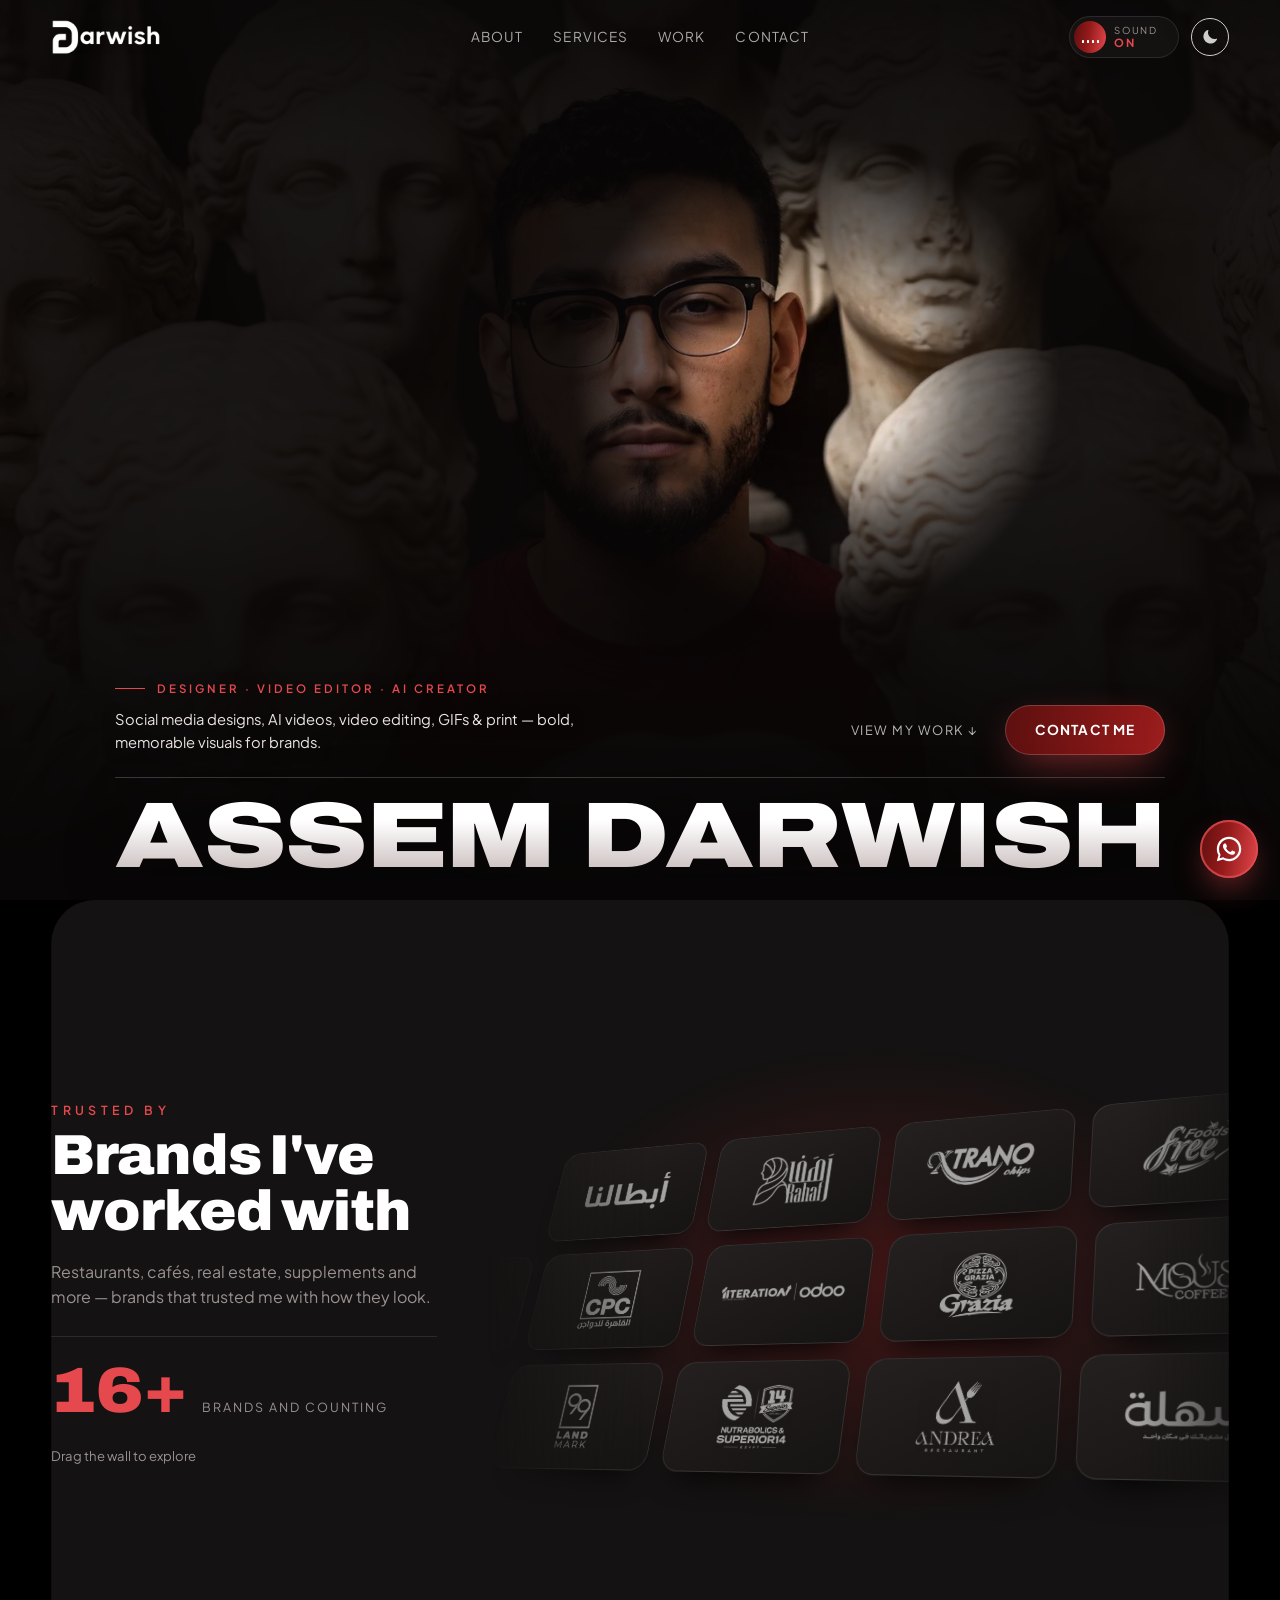
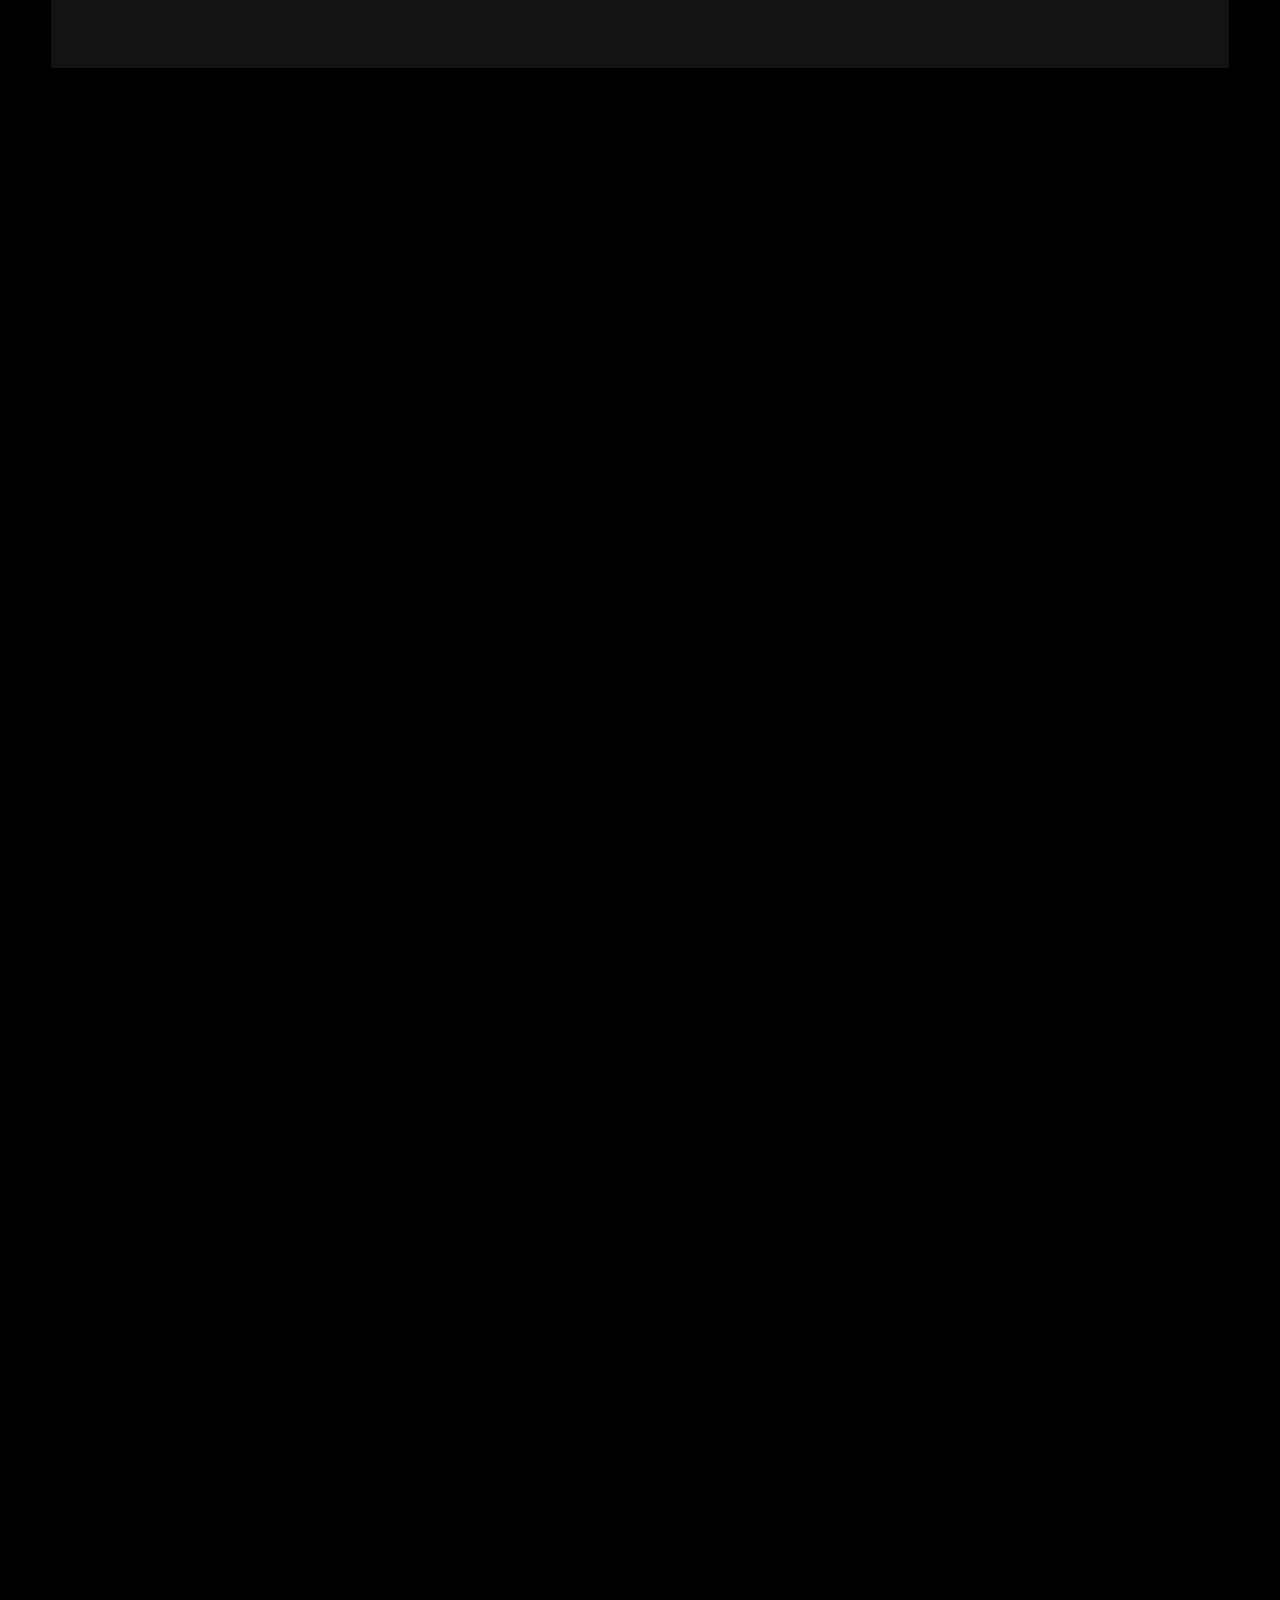
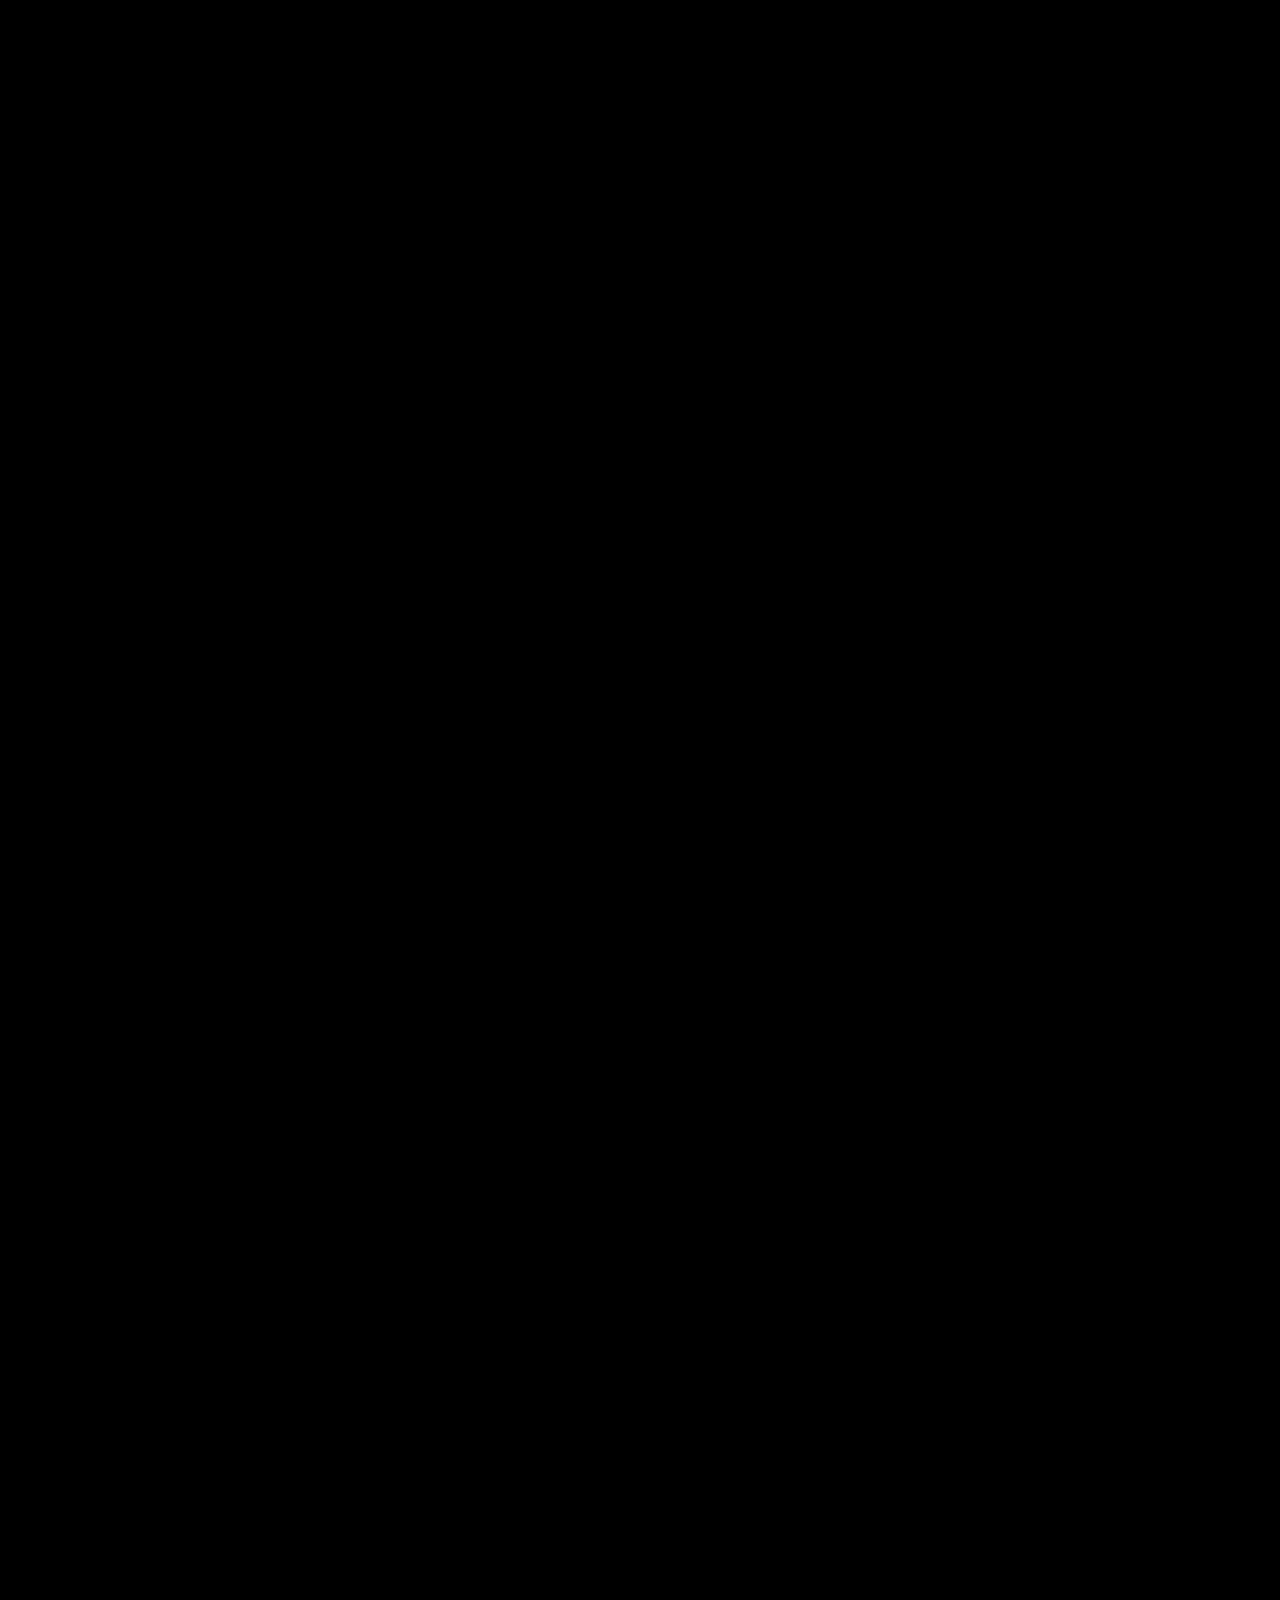
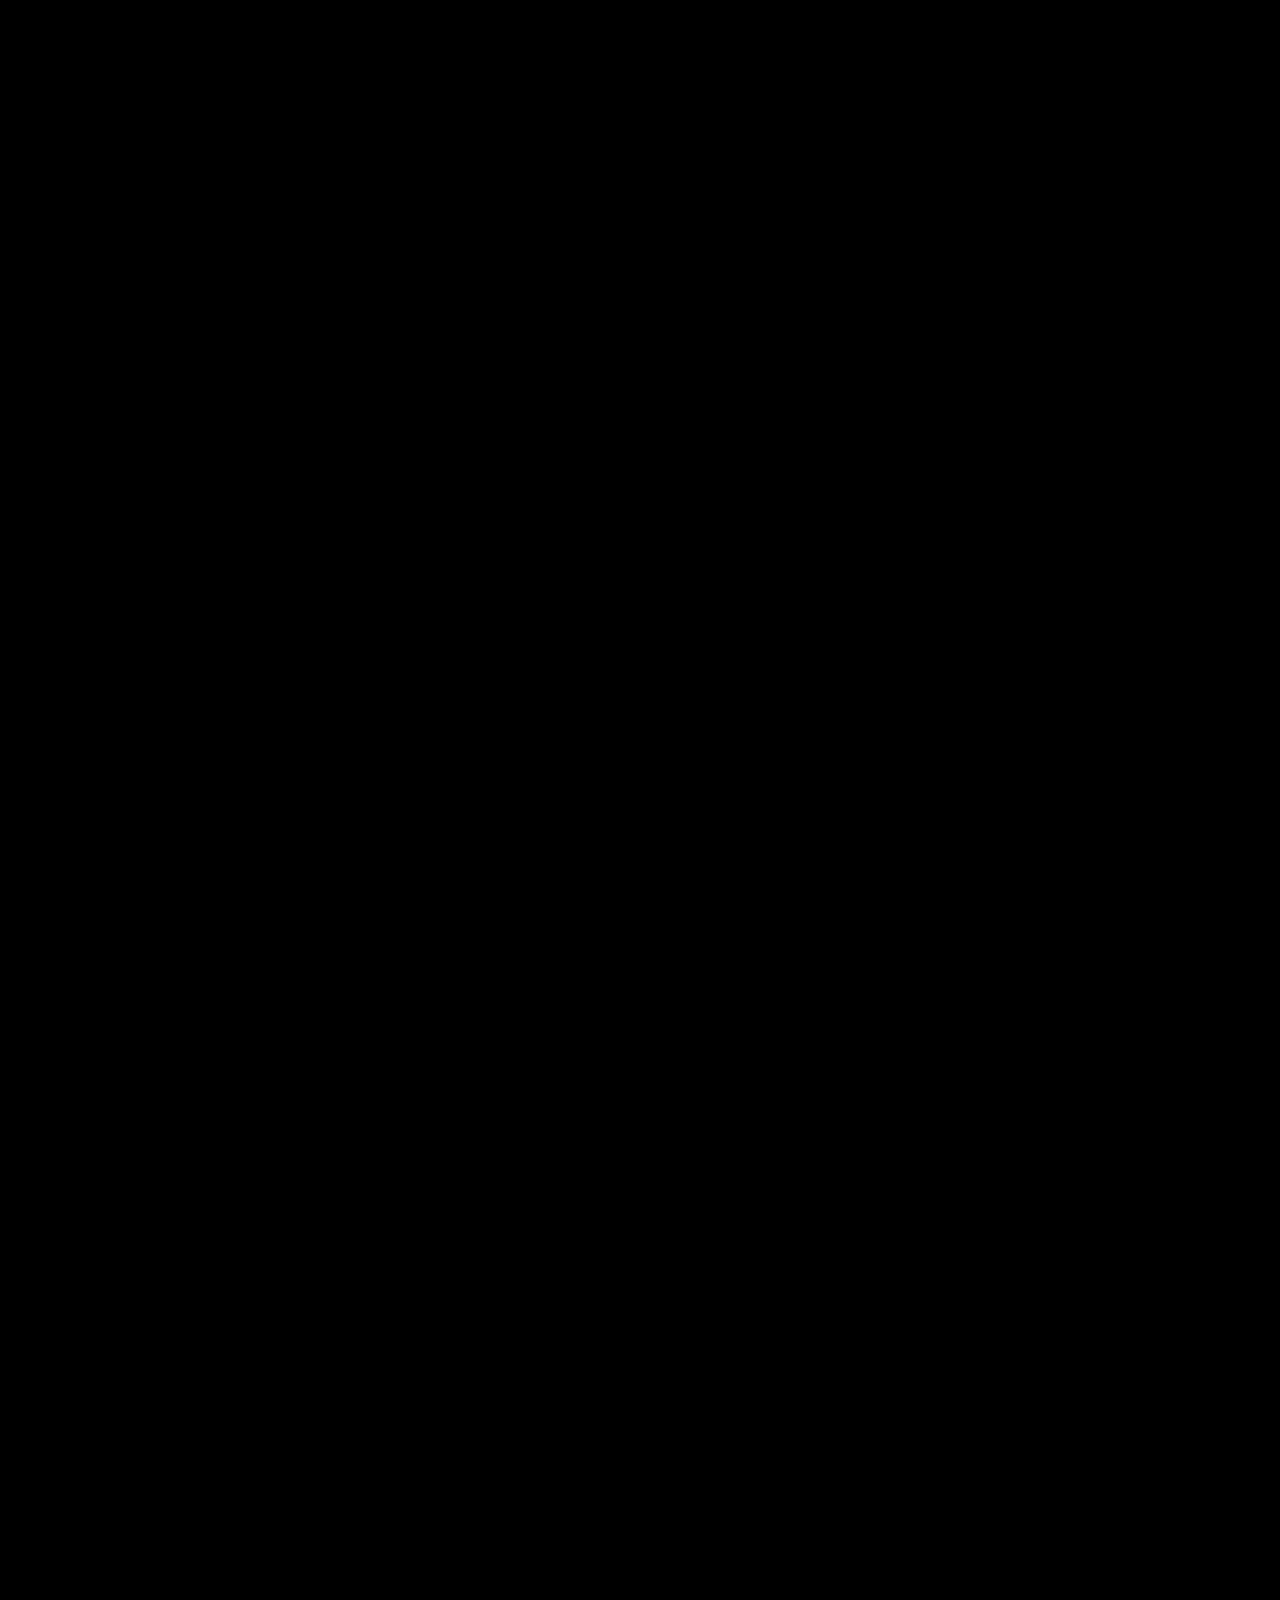
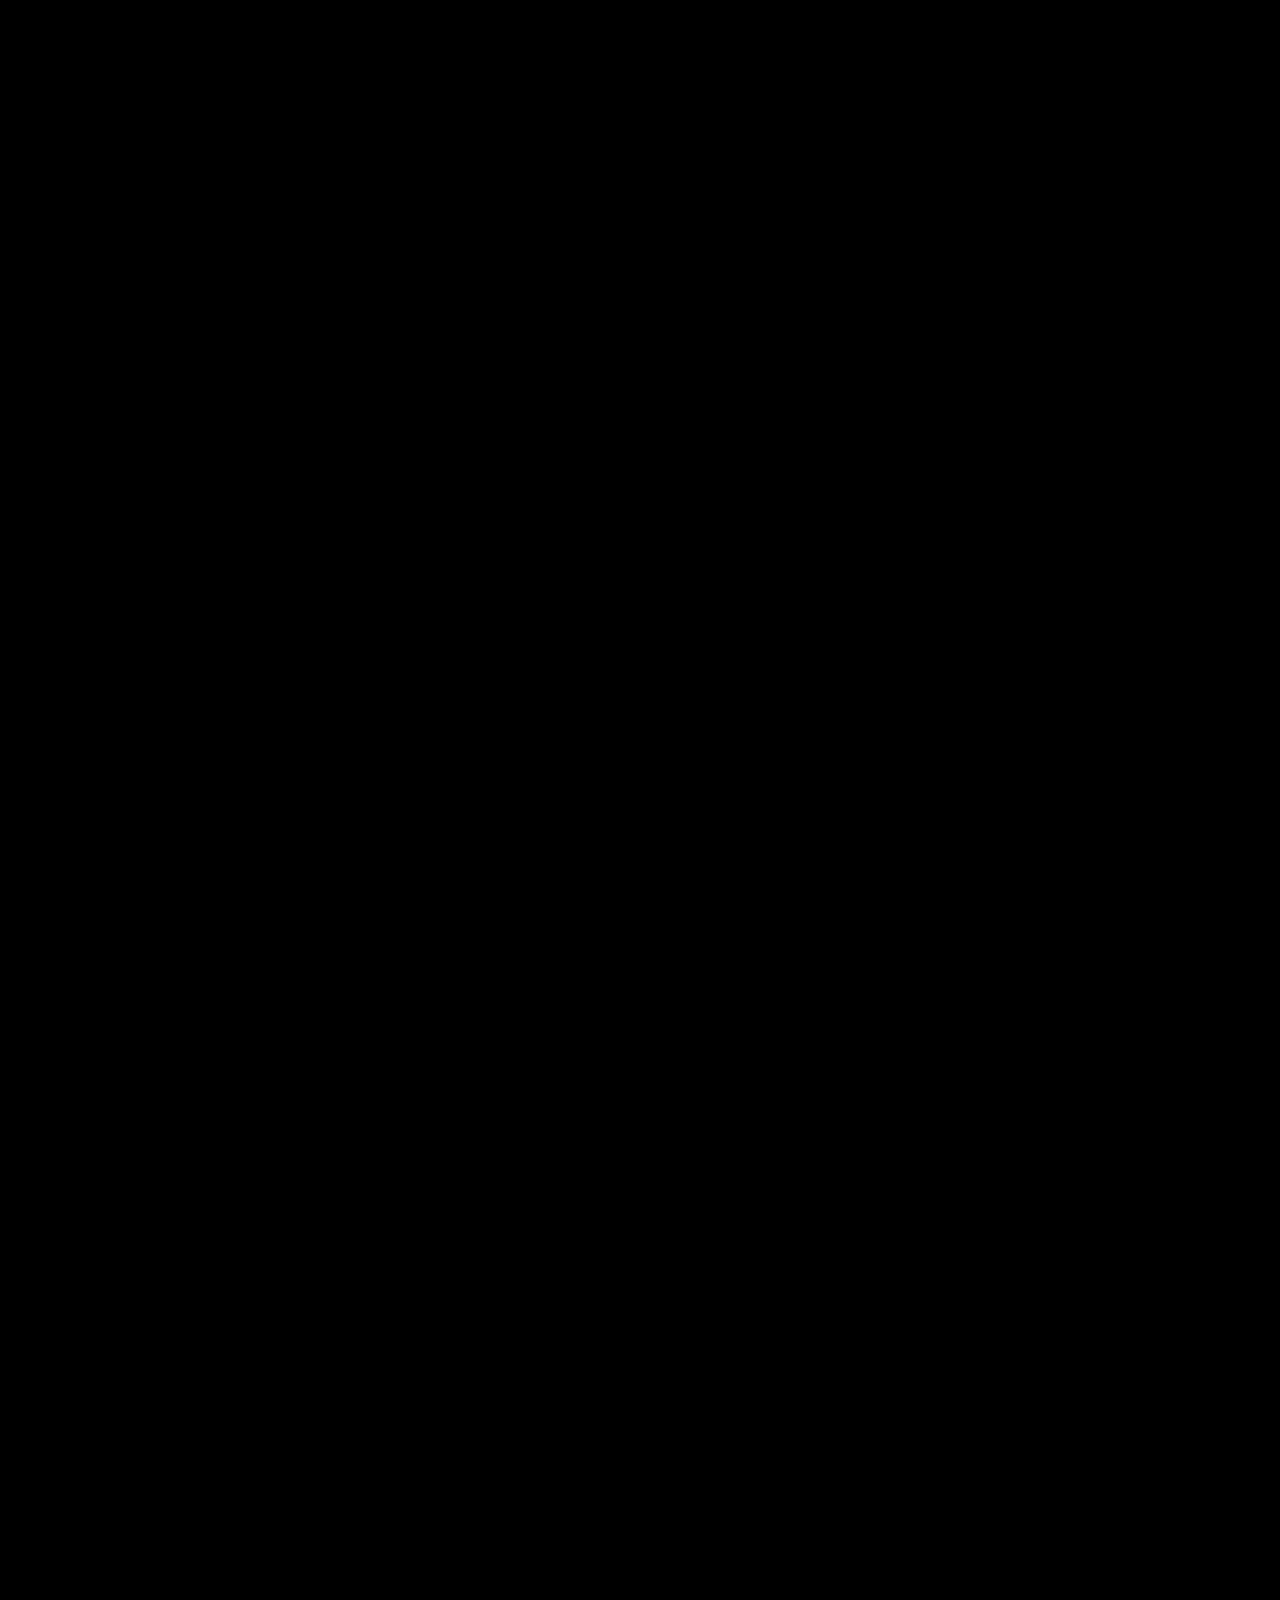
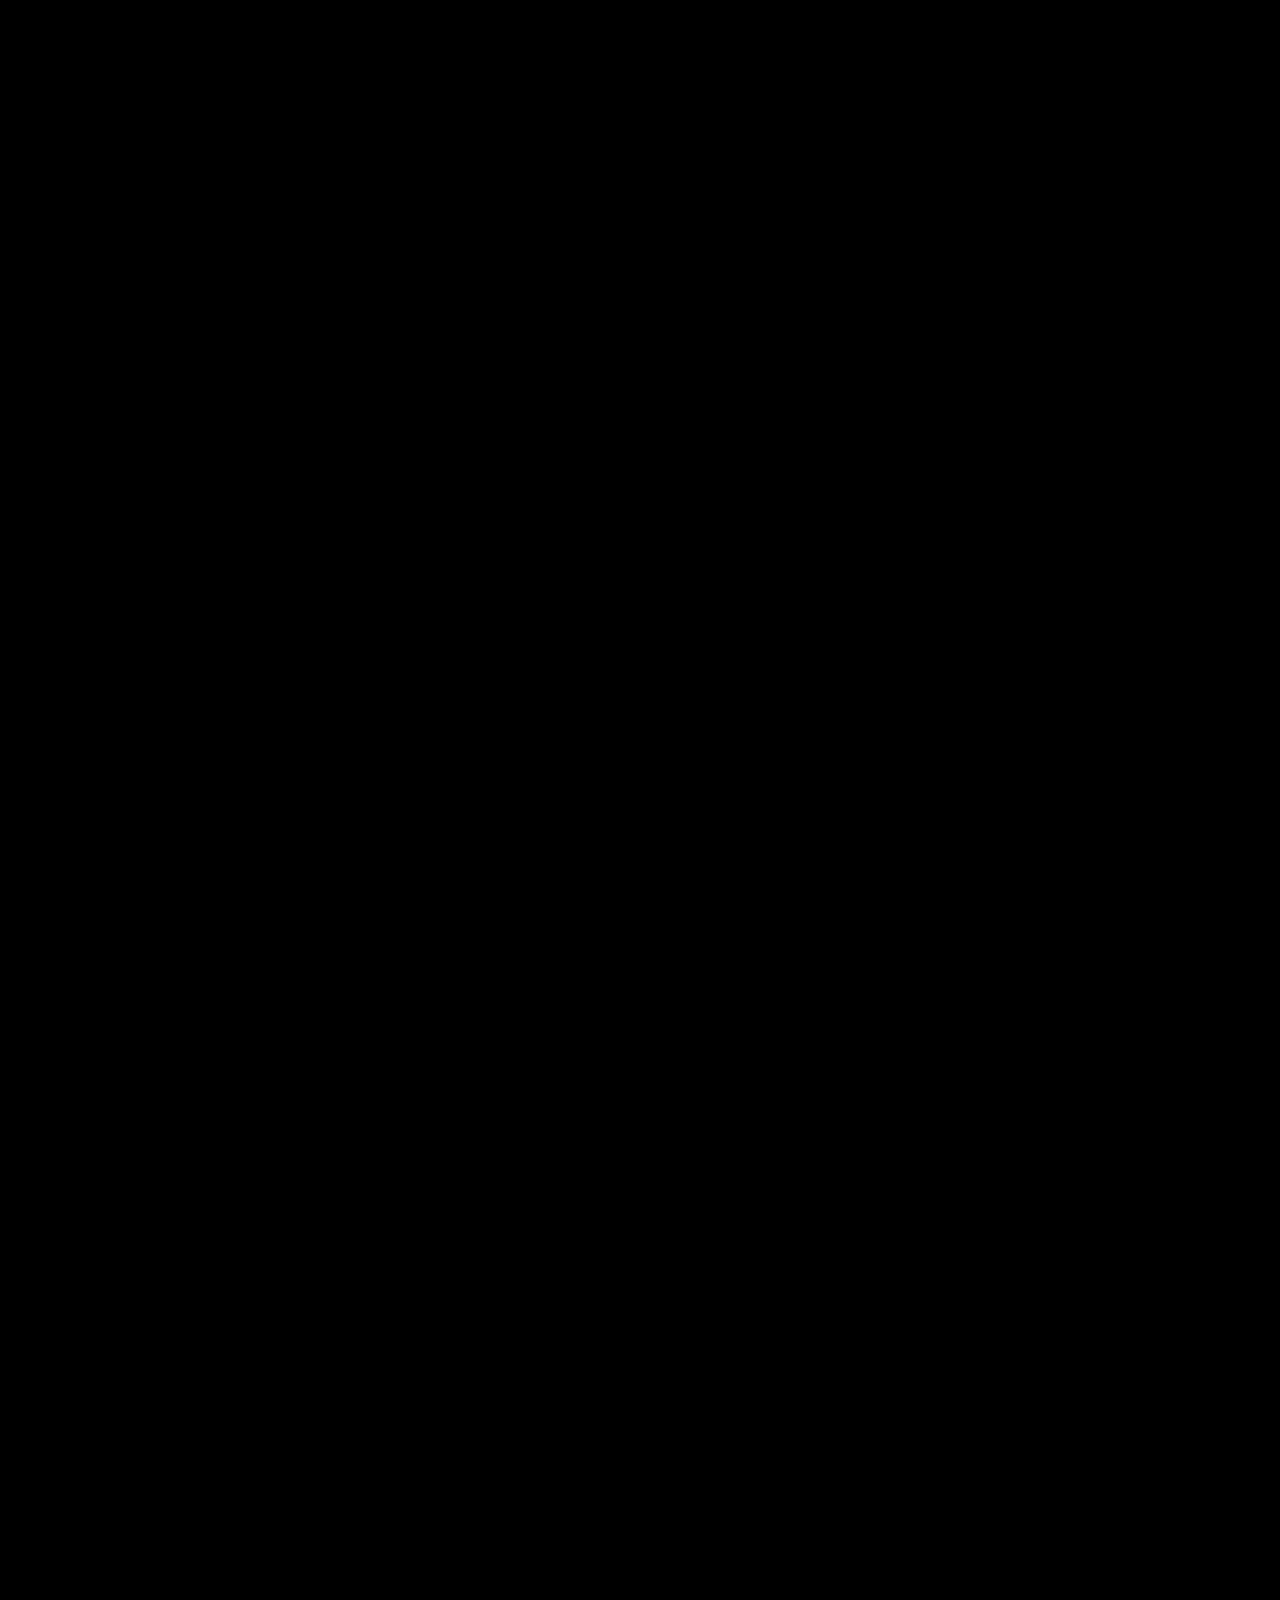
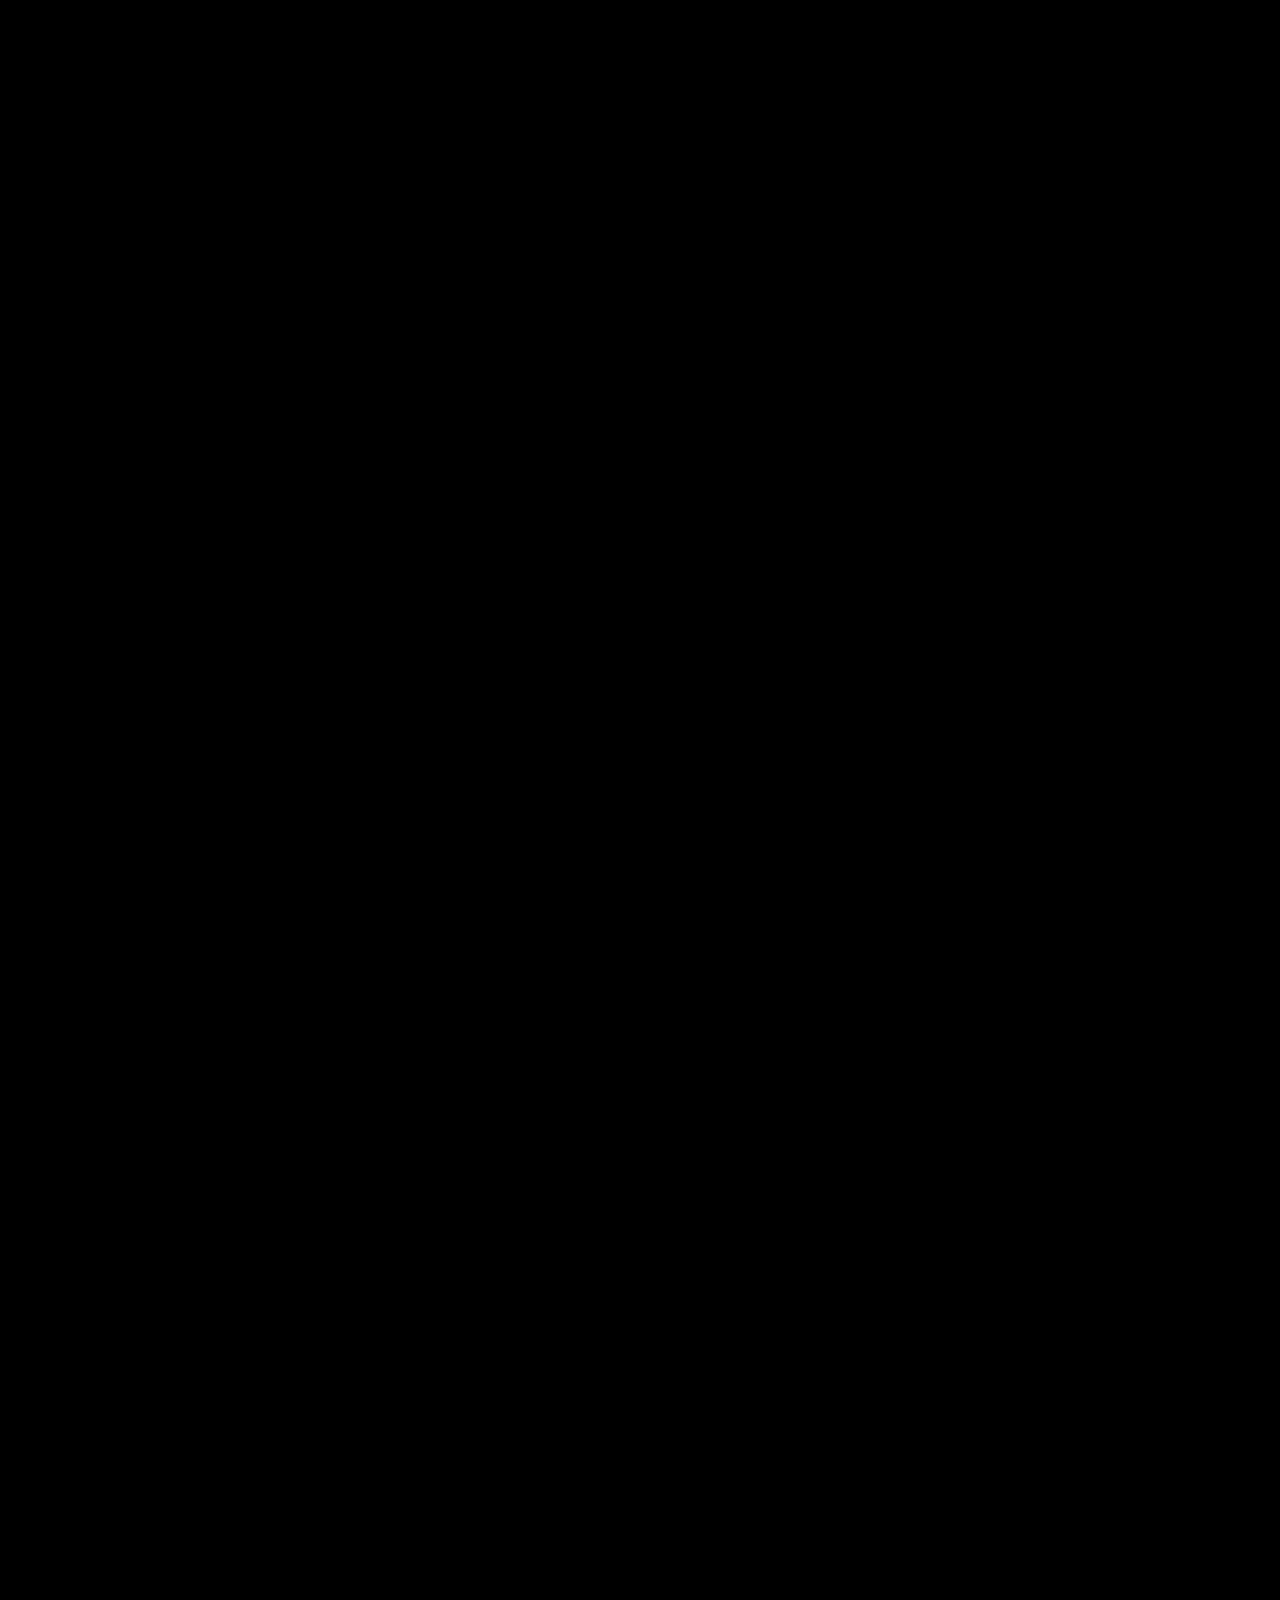
<file: index.html>
﻿<!doctype html>
<html lang="en" dir="ltr">
<head>
<meta charset="utf-8">
<meta name="viewport" content="width=device-width, initial-scale=1">
<script>try{if(localStorage.getItem('theme')==='light')document.documentElement.dataset.theme='light'}catch(e){}</script>
<title>Assem Darwish — Designer · Editor · AI Video Creator</title>
<meta name="description" content="Portfolio of Assem Darwish: graphic design, video editing and AI-generated video.">
<link rel="icon" href="favicon.ico" sizes="32x32">
<link rel="icon" href="assets/media/icon-512.png" type="image/png" sizes="512x512">
<link rel="apple-touch-icon" href="assets/media/icon-180.png">
<link rel="preconnect" href="https://fonts.googleapis.com">
<link rel="preconnect" href="https://fonts.gstatic.com" crossorigin>
<link href="https://fonts.googleapis.com/css2?family=Archivo:wdth,wght@62..125,400..900&family=Alexandria:wght@600;700;800;900&family=IBM+Plex+Sans+Arabic:wght@400;500;600;700&family=Plus+Jakarta+Sans:wght@400;500;600;700&display=swap" rel="stylesheet">
<link rel="preload" as="image" href="assets/media/me-art.webp?v=3">
<link rel="stylesheet" href="style.css?v=21">
</head>
<body>

<div class="loader" id="loader">
  <svg class="loader-me" viewBox="40 55 695 845" aria-hidden="true">
    <defs><clipPath id="loadClip"><polygon points="205,700 150,680 112,620 103,560 125,525 135,490 100,440 72,385 58,315 95,290 90,240 125,225 120,190 175,165 215,130 270,105 330,95 400,75 460,95 520,120 570,160 610,200 640,260 650,330 642,390 660,395 700,405 716,470 705,550 675,600 645,600 648,650 630,720 590,780 540,825 480,865 420,880 350,850 290,805 240,750"/></clipPath></defs>
    <image href="assets/media/me-art.webp?v=3" width="900" height="1000" clip-path="url(#loadClip)"/>
    <polygon points="205,700 150,680 112,620 103,560 125,525 135,490 100,440 72,385 58,315 95,290 90,240 125,225 120,190 175,165 215,130 270,105 330,95 400,75 460,95 520,120 570,160 610,200 640,260 650,330 642,390 660,395 700,405 716,470 705,550 675,600 645,600 648,650 630,720 590,780 540,825 480,865 420,880 350,850 290,805 240,750" fill="none" stroke="#f4ead9" stroke-width="12" stroke-linejoin="round"/>
  </svg>
  <p class="loader-hi" dir="rtl" lang="ar"><span>منوّر</span> <span>ياعزيزى</span> <span>الفنان</span></p>
  <div class="loader-bar"><i></i></div>
</div>
<div class="cursor" id="cursor"></div>
<div class="progress" id="progress"></div>

<header class="nav" id="nav">
  <a href="#home" class="logo" aria-label="Assem Darwish"><img src="assets/media/logo.webp" alt="Assem Darwish"></a>
  <nav class="links" id="links">
    <a href="#about" data-en="About" data-ar="عني"></a>
    <a href="#services" data-en="Services" data-ar="خدماتي"></a>
    <a href="#work" data-en="Work" data-ar="أعمالي"></a>
    <a href="#contact" data-en="Contact" data-ar="تواصل"></a>
  </nav>
  <div class="nav-right">
    <div class="music" id="music">
  <button class="music-btn" id="musicBtn" aria-label="Play / pause music"><span class="eq"><i></i><i></i><i></i><i></i></span></button>
  <div class="music-info"><small data-en="Sound" data-ar="الصوت"></small><b id="musicState">OFF</b></div>
  <input type="range" id="musicVol" min="0" max="1" step="0.01" value="0.5" aria-label="Volume">
</div>
    <button class="lang theme-btn" id="theme" aria-label="Switch between night and day mode">
      <svg class="i-moon" viewBox="0 0 24 24" fill="currentColor"><path d="M20.500 14.200A8.500 8.500 0 0 1 9.800 3.500a.700.700 0 0 0-.900-.900A9.500 9.500 0 1 0 21.400 15.100a.700.700 0 0 0-.900-.900z"/></svg>
      <svg class="i-sun" viewBox="0 0 24 24" fill="none" stroke="currentColor" stroke-width="2" stroke-linecap="round"><circle cx="12" cy="12" r="4.200" fill="currentColor"/><path d="M12 2.500v2.200M12 19.300v2.200M2.500 12h2.200M19.300 12h2.200M5.300 5.300l1.600 1.600M17.100 17.100l1.600 1.600M5.300 18.700l1.600-1.600M17.100 6.900l1.600-1.600"/></svg>
    </button>
    <button class="burger" id="burger" aria-label="Menu"><i></i><i></i></button>
  </div>
</header>

<main id="main">

<!-- HERO -->
<div class="anchor" id="home"></div>
<section class="panel hero">
  <div class="hero-media" id="heroMedia">
    <img src="assets/media/hero-statues.webp" alt="Assem Darwish" fetchpriority="high">
  </div>
  <div class="hero-shade"></div>
  <div class="hero-dark" id="heroDark" aria-hidden="true"></div>
  <h1 class="hero-name"><span id="heroName" data-en="ASSEM DARWISH" data-ar="عاصم درويش"></span></h1>
  <div class="hero-row">
    <div class="hero-intro reveal">
      <span class="hero-role" data-en="Designer · Video Editor · AI Creator" data-ar="مصمم · مونتير · صانع فيديوهات AI"></span>
      <p data-en="Social media designs, AI videos, video editing, GIFs & print — bold, memorable visuals for brands." data-ar="تصميمات سوشيال ميديا، فيديوهات AI، مونتاج، GIFs ومطبوعات — شغل جريء بيعلّم مع البراندات."></p>
    </div>
    <div class="hero-cta reveal">
      <a href="#work" class="hero-link" data-en="View my work ↓" data-ar="شوف أعمالي ↓"></a>
      <a href="#contact" class="pill magnetic"><span data-en="Contact me" data-ar="تواصل معايا"></span></a>
    </div>
  </div>
</section>

<!-- CLIENTS -->
<div class="anchor" id="clients"></div>
<section class="panel clients-sec">
  <div class="wrap clients-grid">
    <div class="clients-copy">
      <p class="work-no" data-en="TRUSTED BY" data-ar="عملاء اشتغلت معاهم"></p>
      <h2 class="ttl title-case" data-en="Brands I've worked with" data-ar="براندات اشتغلت معاها"></h2>
      <p class="clients-lead" data-en="Restaurants, cafés, real estate, supplements and more — brands that trusted me with how they look." data-ar="مطاعم وكافيهات وعقارات ومكملات غذائية وغيرهم — براندات وثقت فيّا في شكلها قدام الناس."></p>
      <div class="clients-stat reveal"><b data-count="16" data-suffix="+">0</b><span data-en="brands and counting" data-ar="براند ولسه مكملين"></span></div>
      <p class="hint" data-en="Drag the wall to explore" data-ar="اسحب الحيطة عشان تشوف أكتر"></p>
    </div>
    <div class="lwall"><div class="lwall-in">
      <div class="lrow"><div class="ltrack" id="logos1"></div></div>
      <div class="lrow"><div class="ltrack" id="logos2"></div></div>
      <div class="lrow"><div class="ltrack" id="logos3"></div></div>
    </div></div>
  </div>
</section>
<!-- ABOUT -->
<div class="anchor" id="about"></div>
<section class="panel about-sec">
  <i class="obj o-sphere" data-speed=".18"></i>
  <i class="obj o-pill" data-speed="-.12"></i>
  <i class="obj o-ring" data-speed=".1"></i>
  <i class="obj o-star" data-speed="-.2">✦</i>
  <i class="obj o-sphere sm" data-speed=".25"></i>
  <div class="wrap center">
    <h2 class="ttl outline" data-en="ABOUT ME" data-ar="عني"></h2>
    <p class="words" data-en="I'm Assem — a creative who lives between design, motion and AI. I mix a designer's eye, an editor's rhythm and the newest AI tools to deliver work that looks premium, tells a story and ships fast. Let's create something amazing together!" data-ar="أنا عاصم — بشتغل في المنطقة اللي بين التصميم والحركة والذكاء الاصطناعي. بجمع عين المصمم وإيقاع المونتير وأحدث أدوات الـ AI عشان أطلّع شغل شكله احترافي، بيحكي حكاية، وبيتسلّم بسرعة. يلا نعمل حاجة عظيمة سوا!"></p>
    <ul class="stats reveal">
      <li><b data-count="5" data-suffix="+">0</b><small data-en="Years experience" data-ar="سنين خبرة"></small></li>
      <li><b data-count="150" data-suffix="+">0</b><small data-en="Projects delivered" data-ar="مشروع اتسلّم"></small></li>
      <li><b data-count="15" data-suffix="+">0</b><small data-en="Brands" data-ar="براند"></small></li>
    </ul>
    <div class="tools reveal">
      <div class="tool"><i class="tool-ic">Ps</i><span>Photoshop</span></div>
      <div class="tool"><i class="tool-ic">Ai</i><span>Illustrator</span></div>
      <div class="tool"><i class="tool-ic"><svg viewBox="0 0 48 48" fill="none" stroke="currentColor" stroke-width="4.200" stroke-linecap="round" stroke-linejoin="round"><path d="M32 12.500H15.500a3.600 3.600 0 0 0-1.700 6.800L38.500 32.500"/><path d="M32 35.500H15.500a3.600 3.600 0 0 1-1.700-6.800L38.500 15.500"/></svg></i><span>CapCut</span></div>
      <div class="tool"><i class="tool-ic"><svg viewBox="2.200 0.500 48 48"><path fill="currentColor" d="M27 5a16.500 16.500 0 0 1 10.500 29.200V44H19v-6.500h-4.500a2 2 0 0 1-2-2V30h-2.300a1.200 1.200 0 0 1-1-1.800l3.400-5.700A16.500 16.500 0 0 1 27 5z"/><path fill="none" stroke="#141212" stroke-width="2.600" stroke-linecap="round" stroke-linejoin="round" d="M20.500 27l3.700-10.500L28 27M22 23.800h4.500M32.500 16.500V27"/></svg></i><span data-en="AI Tools" data-ar="أدوات الـ AI"></span></div>
    </div>
    <a href="#contact" class="pill magnetic reveal"><span data-en="Contact me" data-ar="تواصل معايا"></span></a>
  </div>
</section>

<!-- SERVICES -->
<div class="anchor" id="services"></div>
<section class="panel light services-sec">
  <div class="wrap">
    <h2 class="ttl" data-en="SERVICES" data-ar="خدماتي"></h2>
    <ol class="svc">
      <li class="reveal"><a href="#social"><b>01</b><div><h3 data-en="Social Media Design" data-ar="تصميمات سوشيال ميديا"></h3><p data-en="Posts, carousels, stories and full campaign visuals that stop the scroll and stay on brand." data-ar="بوستات وكاروسيل وستوريز وحملات كاملة بتوقف السكرول وماشية على هوية البراند."></p></div><span class="arr">↗</span></a></li>
      <li class="reveal"><a href="#reel"><b>02</b><div><h3 data-en="AI Videos" data-ar="فيديوهات AI"></h3><p data-en="Cinematic AI-generated commercials, product shots and concept films built with the latest generative tools." data-ar="إعلانات سينمائية بالذكاء الاصطناعي، برودكت شوتس وأفلام كونسبت بأحدث الأدوات."></p></div><span class="arr">↗</span></a></li>
      <li class="reveal"><a href="#editing"><b>03</b><div><h3 data-en="Video Editing" data-ar="مونتاج الفيديوهات"></h3><p data-en="Reels, YouTube and ads — tight cuts, sound design, color grading and pacing that holds attention." data-ar="ريلز ويوتيوب وإعلانات — قصّات سريعة، ساوند ديزاين، كلر جريدنج وإيقاع بيشد."></p></div><span class="arr">↗</span></a></li>
      <li class="reveal"><a href="#gifs"><b>04</b><div><h3 data-en="GIFs & Motion" data-ar="GIFs وموشن"></h3><p data-en="Looping animations, stickers and animated posts that bring a brand to life in seconds." data-ar="أنيميشن متكرر واستيكرز وبوستات متحركة بتدّي البراند روح في ثواني."></p></div><span class="arr">↗</span></a></li>
      <li class="reveal"><a href="#print"><b>05</b><div><h3 data-en="Print Design" data-ar="المطبوعات"></h3><p data-en="Flyers, posters, menus, packaging and brand stationery — designed to look as good in hand as on screen." data-ar="فلايرز وبوسترات ومنيوهات وباكدج وأدوات البراند — متصممة تبان حلوة في الإيد زي على الشاشة."></p></div><span class="arr">↗</span></a></li>
    </ol>
  </div>
</section>

<!-- WORK 01: SOCIAL MEDIA -->
<div class="anchor" id="work"></div>
<div class="anchor" id="social"></div>
<section class="panel social-sec">
  <div class="wrap">
    <p class="work-no">WORK 01 / 05</p>
    <h2 class="ttl" data-en="SOCIAL MEDIA" data-ar="سوشيال ميديا"></h2>
  </div>
  <div class="grow"><div class="gtrack" id="social1"></div></div>
  <div class="grow rev"><div class="gtrack" id="social2"></div></div>
  <p class="hint" data-en="Click any design to view it full size" data-ar="اضغط على أي تصميم عشان تشوفه كبير"></p>
</section>
<!-- AI VIDEOS WHEEL -->
<div class="anchor" id="reel"></div>
<section class="panel reel-sec">
  <div class="wrap">
    <div class="reel-head">
      <p class="work-no">WORK 02 / 05</p>
      <div class="reel-nav">
        <button id="reelPrev" aria-label="Previous">←</button>
        <button id="reelNext" aria-label="Next">→</button>
      </div>
    </div>
    <div class="wheel-stage" id="wheelStage">
      <div class="wheel" id="wheel"></div>
      <div class="hub">
        <svg class="hub-ring" viewBox="0 0 300 300" aria-hidden="true">
          <defs><path id="hubPath" d="M150,150 m-128,0 a128,128 0 1,1 256,0 a128,128 0 1,1 -256,0"/></defs>
          <text><textPath href="#hubPath" textLength="800" lengthAdjust="spacing">AI VIDEOS ✦ AI VIDEOS ✦ AI VIDEOS ✦ AI VIDEOS ✦ AI VIDEOS ✦ </textPath></text>
        </svg>
        <div class="hub-core">
          <span class="hub-mark">▲</span>
          <b>AI VIDEOS</b>
          <small><span id="reelNow">01</span> / <span id="reelAll">00</span></small>
          <em id="wheelTitle"></em>
        </div>
      </div>
    </div>
    <p class="hint" data-en="Drag to spin the wheel · Click a video to watch" data-ar="اسحب عشان تلف العجلة · اضغط على أي فيديو عشان تشوفه"></p>
  </div>
</section>
<div class="dwell" aria-hidden="true"></div>

<!-- WORK 03: VIDEO EDITING -->
<div class="anchor" id="editing"></div>
<section class="panel light editing-sec">
  <div class="wrap">
    <p class="work-no">WORK 03 / 05</p>
    <h2 class="ttl" data-en="VIDEO EDITING" data-ar="مونتاج"></h2>
    <div class="stack" id="stack"></div>
  </div>
</section>

<!-- WORK 04: GIFS -->
<div class="anchor" id="gifs"></div>
<section class="panel gifs-sec">
  <div class="wrap">
    <p class="work-no">WORK 04 / 05</p>
    <h2 class="ttl outline" data-en="GIFS" data-ar="GIFS"></h2>
    <div class="bento" id="bento"></div>
  </div>
</section>

<!-- WORK 05: PRINT -->
<div class="anchor" id="print"></div>
<section class="panel light print-sec" id="printSec">
  <div class="print-pin">
    <div class="wrap print-head">
      <p class="work-no">WORK 05 / 05</p>
      <h2 class="ttl left" data-en="PRINT" data-ar="مطبوعات"></h2>
      <p class="print-count"><b id="printNow">01</b> / <span id="printAll">00</span></p>
    </div>
    <div class="print-track" id="printTrack"></div>
  </div>
</section>
<!-- CONTACT -->
<div class="anchor" id="contact"></div>
<section class="panel light contact-sec">
  <i class="obj o-pill red" data-speed=".15"></i>
  <div class="wrap contact-grid">
    <div class="contact-left">
      <h2 class="ttl left" data-en="LET'S GET IN TOUCH" data-ar="يلا نتكلم"></h2>
      <a class="mail" href="mailto:assemdarwish.1@gmail.com">assemdarwish.1@gmail.com</a>
    </div>
    <form class="form reveal" id="form">
      <label><span data-en="Full name" data-ar="الاسم"></span><input name="name" required></label>
      <div class="form-2">
        <label><span data-en="Email" data-ar="الإيميل"></span><input name="email" type="email" required></label>
        <label><span data-en="Phone" data-ar="الموبايل"></span><input name="phone" type="tel"></label>
      </div>
      <label><span data-en="Message" data-ar="رسالتك"></span><textarea name="msg" rows="3" required></textarea></label>
      <button class="pill outline" type="submit"><span data-en="Send" data-ar="ابعت"></span></button>
    </form>
  </div>
</section>

<!-- FOOTER -->
<footer class="panel foot-sec">
  <div class="wrap foot-grid">
    <div class="foot-copy">
      <h4 data-en="Social" data-ar="سوشيال"></h4>
      <h2 class="foot-title" data-en="Follow the work as it happens." data-ar="تابع الشغل أول بأول."></h2>
      <p class="foot-lead" data-en="New designs, edits and AI videos land here first." data-ar="أحدث التصميمات والمونتاج وفيديوهات الـ AI بتنزل هنا الأول."></p>
    </div>
    <div class="orbit" id="orbit">
      <span class="orbit-ring"></span><span class="orbit-ring r2"></span>
      <svg class="me" id="me" viewBox="40 55 695 845" data-rest=".35" aria-hidden="true">
        <defs>
          <clipPath id="headClip"><polygon points="205,700 150,680 112,620 103,560 125,525 135,490 100,440 72,385 58,315 95,290 90,240 125,225 120,190 175,165 215,130 270,105 330,95 400,75 460,95 520,120 570,160 610,200 640,260 650,330 642,390 660,395 700,405 716,470 705,550 675,600 645,600 648,650 630,720 590,780 540,825 480,865 420,880 350,850 290,805 240,750"/></clipPath>
          <clipPath id="eyeL"><path d="M217 527 Q265 458 340 482 Q338 512 300 525 Q260 532 217 527Z"/></clipPath>
          <clipPath id="eyeR"><path d="M433 467 Q478 392 559 426 Q556 455 533 468 Q490 480 433 467Z"/></clipPath>
        </defs>
        <image href="assets/media/me-art.webp?v=3" width="900" height="1000" clip-path="url(#headClip)"/>
        <g clip-path="url(#eyeL)"><rect x="200" y="390" width="380" height="160" fill="#f0d29c"/><circle class="pupil" data-cx="282" data-cy="502" data-rx="26" data-ry="7" r="28" fill="#0b0908"/></g>
        <path d="M217 527 Q265 458 340 482" fill="none" stroke="#0b0908" stroke-width="9" stroke-linecap="round"/>
        <g clip-path="url(#eyeR)"><rect x="200" y="390" width="380" height="160" fill="#f0d29c"/><circle class="pupil" data-cx="498" data-cy="446" data-rx="26" data-ry="7" r="33" fill="#0b0908"/></g>
        <path d="M433 467 Q478 392 559 426" fill="none" stroke="#0b0908" stroke-width="9" stroke-linecap="round"/>
        <polygon points="205,700 150,680 112,620 103,560 125,525 135,490 100,440 72,385 58,315 95,290 90,240 125,225 120,190 175,165 215,130 270,105 330,95 400,75 460,95 520,120 570,160 610,200 640,260 650,330 642,390 660,395 700,405 716,470 705,550 675,600 645,600 648,650 630,720 590,780 540,825 480,865 420,880 350,850 290,805 240,750" fill="none" stroke="#f4ead9" stroke-width="12" stroke-linejoin="round"/>
      </svg>
      <a class="soc s1" href="https://www.instagram.com/darwissh.1" target="_blank" rel="noopener" aria-label="Instagram"><i><svg viewBox="0 0 24 24" fill="none" stroke="currentColor" stroke-width="2"><rect x="3" y="3" width="18" height="18" rx="5"/><circle cx="12" cy="12" r="4"/><circle cx="17.3" cy="6.7" r=".6" fill="currentColor"/></svg></i><b>Instagram</b></a>
      <a class="soc s2" href="https://www.facebook.com/share/1Do2ATToqX/" target="_blank" rel="noopener" aria-label="Facebook"><i><svg viewBox="0 0 24 24" fill="currentColor"><path d="M13.5 21v-7.5h2.5l.4-3h-2.9V8.6c0-.9.3-1.5 1.6-1.5h1.4V4.4c-.3 0-1.1-.1-2.100-.1-2.200 0-3.600 1.300-3.600 3.700v2.500H8.300v3h2.500V21z"/></svg></i><b>Facebook</b></a>
      <a class="soc s3" href="https://www.tiktok.com/@darwishl2.0l" target="_blank" rel="noopener" aria-label="TikTok"><i><svg viewBox="0 0 24 24" fill="currentColor"><path d="M16.500 3c.300 2.100 1.500 3.500 3.500 3.700v2.900c-1.300 0-2.500-.400-3.500-1.100v6.300c0 3.200-2.300 5.200-5.100 5.200S6.500 17.900 6.500 15.200c0-3 2.500-5.300 5.700-4.800v3c-1.500-.400-2.700.500-2.700 1.800 0 1.200.9 2 2 2 1.200 0 2.100-.800 2.100-2.300V3z"/></svg></i><b>TikTok</b></a>
      <a class="soc s4" href="https://youtube.com/@darwissh.1" target="_blank" rel="noopener" aria-label="YouTube"><i><svg viewBox="0 0 24 24" fill="currentColor"><path d="M21.600 7.200c-.200-.900-.900-1.500-1.800-1.800C18.200 5 12 5 12 5s-6.200 0-7.800.400c-.900.300-1.600.900-1.800 1.800C2 8.800 2 12 2 12s0 3.200.400 4.800c.200.900.900 1.500 1.800 1.800C5.800 19 12 19 12 19s6.200 0 7.800-.400c.900-.300 1.600-.900 1.800-1.800.400-1.600.400-4.800.400-4.800s0-3.200-.400-4.800zM10 15V9l5.200 3z"/></svg></i><b>YouTube</b></a>
    </div>
    <div class="letters" aria-label="Darwish">
      <img src="assets/media/letters/l1.webp" alt="" draggable="false"><img src="assets/media/letters/l2.webp" alt="" draggable="false"><img src="assets/media/letters/l3.webp" alt="" draggable="false"><img src="assets/media/letters/l4.webp" alt="" draggable="false"><img src="assets/media/letters/l5.webp" alt="" draggable="false"><img src="assets/media/letters/l6.webp" alt="" draggable="false"><img src="assets/media/letters/l7.webp" alt="" draggable="false">
  </div>
  </div>
  <div class="foot-contact wrap">
    <a class="fc" href="mailto:assemdarwish.1@gmail.com">
      <i class="fc-ic"><svg viewBox="0 0 24 24" fill="none" stroke="currentColor" stroke-width="1.800" stroke-linecap="round" stroke-linejoin="round"><rect x="3" y="5" width="18" height="14" rx="3"/><path d="M4 7.500l8 6 8-6"/></svg></i>
      <span class="fc-txt"><small data-en="Email" data-ar="الإيميل"></small><b>assemdarwish.1@gmail.com</b></span>
      <em>↗</em>
    </a>
    <a class="fc" href="https://wa.me/201040379430" target="_blank" rel="noopener">
      <i class="fc-ic"><svg viewBox="0 0 32 32" aria-hidden="true"><path fill="currentColor" d="M16.04 3C8.86 3 3.03 8.82 3.03 16c0 2.29.6 4.53 1.74 6.5L3 29l6.68-1.75A12.95 12.95 0 0 0 16.04 29C23.2 29 29.04 23.18 29.04 16S23.2 3 16.04 3zm0 23.62c-2.02 0-3.99-.54-5.71-1.57l-.41-.24-3.96 1.04 1.06-3.86-.27-.4A10.6 10.6 0 0 1 5.4 16c0-5.86 4.77-10.62 10.64-10.62S26.67 10.14 26.67 16s-4.77 10.62-10.63 10.62zm5.83-7.95c-.32-.16-1.89-.93-2.18-1.04-.29-.11-.5-.16-.72.16-.21.32-.82 1.04-1.01 1.25-.19.21-.37.24-.69.08-.32-.16-1.35-.5-2.57-1.59-.95-.85-1.59-1.9-1.78-2.22-.19-.32-.02-.49.14-.65.14-.14.32-.37.48-.56.16-.19.21-.32.32-.53.11-.21.05-.4-.03-.56-.08-.16-.72-1.73-.98-2.37-.26-.62-.52-.54-.72-.55h-.61c-.21 0-.56.08-.85.4-.29.32-1.12 1.09-1.12 2.66s1.15 3.09 1.31 3.3c.16.21 2.26 3.45 5.47 4.84.76.33 1.36.53 1.83.68.77.24 1.47.21 2.02.13.62-.09 1.89-.77 2.16-1.52.27-.75.27-1.39.19-1.52-.08-.13-.29-.21-.61-.37z"/></svg></i>
      <span class="fc-txt"><small>WhatsApp</small><b>+20 104 037 9430</b></span>
      <em>↗</em>
    </a>
  </div>
  <div class="foot-bottom wrap"><span>© <span id="yr"></span> Assem Darwish</span><span class="foot-mid" data-en="Designer · Video Editor · AI Creator" data-ar="مصمم · مونتير · صانع فيديوهات AI"></span><a href="#home" class="to-top"><span data-en="Back to top" data-ar="لفوق"></span><i>↑</i></a></div>
</footer>

</main>


<audio id="bgm" src="assets/media/audio/theme.mp3?v=2" loop preload="none"></audio>

<a class="wa" id="waBtn" href="https://wa.me/201040379430" target="_blank" rel="noopener" aria-label="WhatsApp">
  <span class="wa-icon"><svg viewBox="0 0 32 32" aria-hidden="true"><path fill="currentColor" d="M16.04 3C8.86 3 3.03 8.82 3.03 16c0 2.29.6 4.53 1.74 6.5L3 29l6.68-1.75A12.95 12.95 0 0 0 16.04 29C23.2 29 29.04 23.18 29.04 16S23.2 3 16.04 3zm0 23.62c-2.02 0-3.99-.54-5.71-1.57l-.41-.24-3.96 1.04 1.06-3.86-.27-.4A10.6 10.6 0 0 1 5.4 16c0-5.86 4.77-10.62 10.64-10.62S26.67 10.14 26.67 16s-4.77 10.62-10.63 10.62zm5.83-7.95c-.32-.16-1.89-.93-2.18-1.04-.29-.11-.5-.16-.72.16-.21.32-.82 1.04-1.01 1.25-.19.21-.37.24-.69.08-.32-.16-1.35-.5-2.57-1.59-.95-.85-1.59-1.9-1.78-2.22-.19-.32-.02-.49.14-.65.14-.14.32-.37.48-.56.16-.19.21-.32.32-.53.11-.21.05-.4-.03-.56-.08-.16-.72-1.73-.98-2.37-.26-.62-.52-.54-.72-.55h-.61c-.21 0-.56.08-.85.4-.29.32-1.12 1.09-1.12 2.66s1.15 3.09 1.31 3.3c.16.21 2.26 3.45 5.47 4.84.76.33 1.36.53 1.83.68.77.24 1.47.21 2.02.13.62-.09 1.89-.77 2.16-1.52.27-.75.27-1.39.19-1.52-.08-.13-.29-.21-.61-.37z"/></svg></span>
  <span class="wa-label"><small data-en="Chat with me" data-ar="كلمني على"></small><b>WhatsApp</b></span>
</a>
<div class="modal" id="modal" aria-hidden="true">
  <button class="close" id="close" aria-label="Close">✕</button>
  <div class="modal-box" id="modalBox"></div>
</div>

<script src="content.js?v=11"></script>
<script src="script.js?v=16"></script>
</body>
</html>
</file>
<file: style.css>
﻿:root{
  --bg:#141212; --bg2:#1b1717; --card:#1e1a1a; --fg:#ffffff; --mute:#9a9090; --line:rgba(255,255,255,.1);
  --light:#f2efef; --ink:#141212; --ink-mute:#6b6262; --ink-line:rgba(20,18,18,.12);
  --a:#941a1a; --t:#e5484d; --b:#5c0f0f;
  --grad:linear-gradient(120deg,#fff,#ffb3b3 40%,#e5484d 85%);
  --pill:linear-gradient(100deg,#5c0f0f,#941a1a 45%,#e5484d);
  --display:'Archivo','Alexandria',sans-serif;--ar:'IBM Plex Sans Arabic','Plus Jakarta Sans',sans-serif;--ar-display:'Alexandria','Archivo',sans-serif;
  --r:28px; --ease:cubic-bezier(.2,.8,.2,1);
}
*{box-sizing:border-box;margin:0;padding:0}
html{scroll-behavior:smooth}
body{background:#000;color:var(--fg);font-family:'Plus Jakarta Sans','IBM Plex Sans Arabic',sans-serif;line-height:1.6;overflow-x:hidden;-webkit-font-smoothing:antialiased}
[dir=rtl] body,[dir=rtl] body *{font-family:var(--ar)}
a{color:inherit;text-decoration:none}
button,input,textarea{font:inherit;color:inherit}
ul,ol{list-style:none}
::selection{background:var(--a);color:#fff}
.wrap{width:min(1180px,92%);margin:auto}
.center{text-align:center}

/* ---------- loader / chrome ---------- */
.loader{position:fixed;inset:0;background:var(--bg);z-index:999;display:grid;place-content:center;justify-items:center;transition:transform .9s var(--ease)}
.loader.hide{transform:translateY(-100%)}
/* intro: the portrait pops in, the greeting pulls into focus word by word, the bar loads underneath */
.loader-me{width:clamp(150px,20vw,220px);height:auto;overflow:visible;animation:meIn 1s var(--ease) both}
@keyframes meIn{from{opacity:0;transform:scale(.8) rotate(-6deg)}}
.loader-hi{margin-top:22px;font-family:'Alexandria',sans-serif;font-weight:700;font-size:clamp(1.5rem,3.4vw,2.3rem);line-height:1.5;white-space:nowrap;color:#fff;text-shadow:0 0 26px rgba(229,72,77,.55)}
.loader-hi span{display:inline-block;animation:hiIn 1s var(--ease) both .45s}
.loader-hi span:nth-child(2){animation-delay:.75s}.loader-hi span:nth-child(3){animation-delay:1.05s;color:var(--t)}
@keyframes hiIn{from{opacity:0;filter:blur(14px);transform:translateY(16px) scale(1.12)}}
.loader-bar{width:220px;height:2px;background:var(--line);margin-top:26px;overflow:hidden}
.loader-bar i{display:block;height:100%;background:var(--a);animation:load 2.4s var(--ease) forwards;transform:translateX(-100%)}
@keyframes load{to{transform:none}}
.progress{position:fixed;top:0;left:0;height:3px;width:100%;transform:scaleX(0);transform-origin:0 50%;background:var(--pill);z-index:200}
.cursor{position:fixed;width:34px;height:34px;border:1.5px solid var(--t);border-radius:50%;pointer-events:none;z-index:300;transform:translate(-50%,-50%);transition:width .25s,height .25s,background .25s,opacity .3s;opacity:0}
.cursor.big{width:72px;height:72px;background:rgba(148,26,26,.25)}
@media(hover:none){.cursor{display:none}}

/* ---------- nav ---------- */
.nav{position:fixed;top:0;inset-inline:0;z-index:100;display:flex;align-items:center;justify-content:space-between;padding:16px 4%;transition:.4s var(--ease)}
.nav.solid{background:rgba(20,18,18,.94);border-bottom:1px solid var(--line);padding-block:11px}
.nav.on-light{background:rgba(242,239,239,.95);color:var(--ink);border-color:var(--ink-line)}
.nav.on-light .logo img{filter:invert(1)}
.logo img{height:36px;width:auto;display:block;transition:.4s var(--ease)}
.nav.solid .logo img{height:30px}
.links{display:flex;gap:30px;position:absolute;left:50%;top:50%;transform:translate(-50%,-50%)}
.links a{font-size:.85rem;text-transform:uppercase;letter-spacing:.08em;opacity:.65;position:relative;transition:opacity .3s}
.links a::after{content:"";position:absolute;inset-inline:0;bottom:-6px;height:2px;background:var(--t);transform:scaleX(0);transition:transform .35s var(--ease)}
.links a:hover,.links a.on{opacity:1}
.links a:hover::after,.links a.on::after{transform:scaleX(1)}
.nav-right{display:flex;gap:12px;align-items:center}
.lang{border:1px solid currentColor;background:transparent;border-radius:99px;padding:5px 15px;cursor:pointer;font-weight:600;opacity:.8;transition:.3s}
.lang:hover{opacity:1;color:var(--t)}
.burger{display:none;background:none;border:0;width:34px;height:26px;position:relative;cursor:pointer}
.burger i{position:absolute;inset-inline:4px;height:2px;background:currentColor;transition:.35s}
.burger i:first-child{top:8px}.burger i:last-child{top:16px}
.burger.x i:first-child{top:12px;transform:rotate(45deg)}.burger.x i:last-child{top:12px;transform:rotate(-45deg)}

/* ---------- shared bits ---------- */
.pill{display:inline-flex;align-items:center;justify-content:center;gap:10px;padding:14px 30px;border-radius:99px;font-weight:700;font-size:.85rem;text-transform:uppercase;letter-spacing:.08em;color:#fff;background:var(--pill);background-size:200% 100%;border:0;cursor:pointer;
  box-shadow:0 0 0 1px rgba(255,255,255,.18) inset,0 14px 40px -12px rgba(229,72,77,.7);transition:background-position .6s,transform .3s var(--ease),box-shadow .3s}
.pill:hover{background-position:100% 0;box-shadow:0 0 0 1px rgba(255,255,255,.3) inset,0 18px 50px -10px rgba(229,72,77,.9)}
.pill.outline{background:transparent;color:var(--a);box-shadow:0 0 0 1.5px var(--a) inset;width:100%}
.pill.outline:hover{background:var(--a);color:#fff}
.ttl{font-family:var(--display);font-stretch:112%;font-weight:900;font-size:clamp(3rem,10.5vw,9.5rem);line-height:.92;text-transform:uppercase;text-align:center;letter-spacing:-.02em;margin-bottom:clamp(30px,5vw,60px);opacity:.1;filter:blur(14px);transform:scale(.86);transition:opacity 1.1s var(--ease),filter 1.1s var(--ease),transform 1.1s var(--ease)}
.ttl.in{opacity:1;filter:none;transform:none}
[dir=rtl] .ttl{font-family:var(--ar-display);letter-spacing:0;line-height:1.15}
/* was a hollow outline; the owner prefers solid titles - same soft white gradient as the hero name */
.ttl.outline{background:linear-gradient(180deg,#fff 35%,#c9bcbc);-webkit-background-clip:text;background-clip:text;color:transparent}
.ttl.gray{background:linear-gradient(180deg,#6b6262,#2a2525);-webkit-background-clip:text;background-clip:text;color:transparent;-webkit-text-stroke:1px rgba(255,255,255,.18)}
.ttl.left{text-align:start}
.ttl.title-case{text-transform:none;font-size:clamp(2.2rem,6vw,5rem);font-stretch:100%}
.hint{color:var(--mute);font-size:.82rem;text-align:center;margin-top:10px}
.reveal{opacity:0;transform:translateY(40px);transition:opacity .9s var(--ease),transform .9s var(--ease)}
.reveal.in{opacity:1;transform:none}

/* ---------- stacking panels ---------- */
main{position:relative}
.anchor{height:0}
@property --inset{syntax:'<percentage>';inherits:false;initial-value:0%}
.panel{position:sticky;top:min(0px,calc(100vh - var(--sh,100vh)));z-index:var(--z,1);background:var(--bg);overflow-x:clip;
  border-radius:44px 44px 0 0;padding:clamp(90px,11vw,140px) 0 clamp(80px,10vw,130px);
  clip-path:inset(0 var(--inset,0%) 0 var(--inset,0%) round 44px 44px 0 0);box-shadow:0 -1px 0 var(--line)}
/* darkening sheet over a panel while the next one slides on top (opacity set from script.js) */
.panel>.cover{position:absolute;inset:0;background:#000;opacity:0;pointer-events:none;z-index:60;will-change:opacity}
/* a panel that is fully covered by the next one (or not reached yet) costs nothing: no paint, no animation */
.panel.away{visibility:hidden}
.panel.away *,.panel.away *::before,.panel.away *::after{animation-play-state:paused!important}
.panel.light{background:var(--light);color:var(--ink)}
.panel.light .hint{color:var(--ink-mute)}

/* ---------- hero ---------- */
.hero{border-radius:0;clip-path:none;padding:88px 0 0;min-height:100vh;display:flex;flex-direction:column;overflow:hidden}
.hero-name{position:relative;z-index:2;filter:drop-shadow(0 6px 30px rgba(0,0,0,.45));text-align:center;font-family:var(--display);font-stretch:125%;font-weight:900;line-height:.86;letter-spacing:-.02em;white-space:nowrap;padding:0 2vw}
.hero-name span{display:inline-block;font-size:12vw;background:linear-gradient(180deg,#fff 30%,#c9bcbc);-webkit-background-clip:text;background-clip:text;color:transparent;animation:rise 1.1s var(--ease) both .9s}
[dir=rtl] .hero-name span{font-family:var(--ar-display);font-weight:900;line-height:1.2}
@keyframes rise{from{opacity:0;transform:translateY(40%) scale(.96);filter:blur(12px)}}
.hero-row{position:relative;z-index:2;flex:1;display:grid;grid-template-columns:1fr 1fr;align-items:end;gap:30px;width:min(1280px,94%);margin:0 auto}
.hero-intro{max-width:300px;font-size:.92rem;text-transform:uppercase;letter-spacing:.04em;line-height:1.55;color:#f2eaea;padding-bottom:40px;text-shadow:0 2px 14px rgba(0,0,0,.7)}
.hero-cta{justify-self:end;display:grid;justify-items:end;gap:14px;padding-bottom:40px}
.hero-link{font-size:.8rem;letter-spacing:.12em;text-transform:uppercase;opacity:.7}
.hero-link:hover{opacity:1;color:var(--t)}

/* client logos */
.marquee{overflow:hidden;border-top:1px solid var(--line);padding:24px 0;position:relative;z-index:3;background:var(--bg);
  -webkit-mask-image:linear-gradient(90deg,transparent,#000 10%,#000 90%,transparent);mask-image:linear-gradient(90deg,transparent,#000 10%,#000 90%,transparent)}
.track{display:flex;gap:56px;align-items:center;width:max-content;animation:scroll 45s linear infinite}
.track:hover{animation-play-state:paused}
@keyframes scroll{to{transform:translateX(-50%)}}
[dir=rtl] .track{animation-direction:reverse}
.track em{color:var(--t);font-style:normal;opacity:.7}
.clients img{height:clamp(40px,4.5vw,58px);width:auto;opacity:.6;filter:grayscale(1) brightness(1.4);transition:opacity .4s,filter .4s,transform .4s var(--ease)}
.clients img:hover{opacity:1;filter:none;transform:scale(1.08)}

/* ---------- AI wheel ---------- */

.reel-head{position:relative}
.reel-nav{position:absolute;inset-inline-end:0;bottom:-10px;display:flex;gap:10px}
.reel-nav button{width:50px;height:50px;border-radius:50%;border:1px solid var(--line);background:rgba(255,255,255,.03);cursor:pointer;transition:.3s}
.reel-nav button:hover{background:var(--a);border-color:var(--a)}
[dir=rtl] .reel-nav button{transform:scaleX(-1)}
.wheel-stage{position:relative;height:var(--h,800px);margin-inline:calc((100vw - min(1180px,92vw)) / -2);overflow:hidden;touch-action:pan-y;cursor:grab;user-select:none;
  -webkit-mask-image:linear-gradient(to bottom,#000 92%,transparent);mask-image:linear-gradient(to bottom,#000 92%,transparent)}
.wheel-stage.dragging{cursor:grabbing}
.wheel-stage.dragging .wcard{pointer-events:none}
.wheel{position:absolute;left:50%;top:var(--cy);width:0;height:0;will-change:transform}
.wcard{position:absolute;left:calc(var(--cw) / -2);top:calc(var(--ch) / -2);width:var(--cw);height:var(--ch);transform:rotate(var(--ang)) translateY(calc(var(--r) * -1))}
.wcard-in{position:relative;width:100%;height:100%;border-radius:calc(var(--cw) * .1);overflow:hidden;background:#0c0b0b;border:1px solid var(--line);cursor:pointer;
  box-shadow:0 20px 50px -20px rgba(0,0,0,.9);transition:transform .6s var(--ease),border-color .4s,box-shadow .5s,filter .6s;filter:brightness(.55) saturate(.7)}
.wcard-in video{width:100%;height:100%;object-fit:cover;display:block;pointer-events:none;background:#0c0b0b}
.wcard.on .wcard-in,.wcard.live .wcard-in{filter:none;border-color:rgba(229,72,77,.7);box-shadow:0 30px 70px -20px rgba(148,26,26,.95)}
.wcard.on .wcard-in{transform:scale(1.1) translateY(-6%)}
.wcard.live .wcard-in{transform:scale(1.14) translateY(-8%)}
.wcard .clip-num{font-size:calc(var(--cw) * .17);top:8%;inset-inline-start:9%}
.wcard .clip-dur{top:8%;inset-inline-end:8%;font-size:.68rem;padding:4px 9px}
.wcard .clip-play{width:calc(var(--cw) * .3);height:calc(var(--cw) * .3);margin:calc(var(--cw) * -.15) 0 0 calc(var(--cw) * -.15);font-size:calc(var(--cw) * .09);opacity:0}
.wcard.on .clip-play,.wcard.live .clip-play{opacity:1;transform:scale(1)}
.wcard.live .clip-play{animation:ring 1.6s infinite}
.wcard .clip-info{padding:10% 9%}
.wcard .clip-info small{font-size:.62rem}
.wcard .clip-info h4{font-size:calc(var(--cw) * .085);line-height:1.25}
.hub{position:absolute;left:50%;top:var(--cy);width:var(--hub);height:var(--hub);margin:calc(var(--hub) / -2) 0 0 calc(var(--hub) / -2);border-radius:50%;pointer-events:none;
  background:radial-gradient(circle,rgba(148,26,26,.28),rgba(20,18,18,.6) 62%,transparent 72%)}
.hub-ring{position:absolute;inset:0;width:100%;height:100%;animation:hubspin 30s linear infinite;overflow:visible}
.hub-ring text{fill:rgba(255,255,255,.55);font:600 13px 'Plus Jakarta Sans',sans-serif;letter-spacing:.2em}
@keyframes hubspin{to{transform:rotate(-360deg)}}
.hub-core{position:absolute;left:50%;top:50%;transform:translate(-50%,-62%);text-align:center;display:grid;justify-items:center;gap:4px;width:70%}
.hub-mark{color:var(--t);font-size:.8rem;animation:bob 2.4s ease-in-out infinite}
@keyframes bob{50%{transform:translateY(-8px)}}
.hub-core b{font-family:var(--display);font-stretch:112%;font-weight:900;font-size:calc(var(--hub) * .11);line-height:1;background:var(--grad);-webkit-background-clip:text;background-clip:text;color:transparent;white-space:nowrap;direction:ltr}
.hub-core small{font:500 .9rem 'Plus Jakarta Sans';color:var(--mute);letter-spacing:.15em;direction:ltr}
.hub-core small span:first-child{color:var(--fg);font-weight:700}
.hub-core em{font-style:normal;font-size:.95rem;opacity:.85;min-height:1.4em}

/* clip overlays (wheel + project tiles) */
.clip-shade{position:absolute;inset:0;background:linear-gradient(to top,rgba(10,8,8,.92),transparent 55%),linear-gradient(to bottom,rgba(10,8,8,.5),transparent 30%);pointer-events:none}
.clip-num{position:absolute;font:700 2rem 'Plus Jakarta Sans';color:rgba(255,255,255,.92);line-height:1;text-shadow:0 4px 20px rgba(0,0,0,.5)}
.clip-dur{position:absolute;font:500 .8rem 'Plus Jakarta Sans';letter-spacing:.1em;border-radius:99px;background:rgba(0,0,0,.6);border:1px solid var(--line)}
.clip-play{position:absolute;top:50%;left:50%;border-radius:50%;display:grid;place-content:center;background:rgba(148,26,26,.88);box-shadow:0 0 0 0 rgba(148,26,26,.6);transform:scale(.8);transition:.5s var(--ease)}
@keyframes ring{70%{box-shadow:0 0 0 18px transparent}}
.clip-info{position:absolute;inset-inline:0;bottom:0}
.clip-info small{color:var(--t);letter-spacing:.18em;font-weight:600}

/* ---------- about ---------- */
.about-sec{min-height:100vh}
.words{max-width:860px;margin:0 auto 50px;font-size:clamp(1.15rem,2.2vw,1.7rem);line-height:1.55;font-weight:500;letter-spacing:-.012em}
.words .w{opacity:.15;transition:opacity .25s}
.stats{display:flex;justify-content:center;gap:clamp(30px,6vw,80px);margin-bottom:34px;flex-wrap:wrap}
.stats b{display:block;font-family:var(--display);font-stretch:112%;font-weight:900;font-size:clamp(2.2rem,4vw,3.2rem);line-height:1.1;color:var(--t)}
.stats small{color:var(--mute);text-transform:uppercase;letter-spacing:.1em;font-size:.75rem}
/* tools I use: white icons in tiles that glow brand red */
.tools{display:flex;flex-wrap:wrap;justify-content:center;gap:clamp(18px,3.4vw,40px);margin-bottom:44px}
.tool{display:grid;justify-items:center;gap:12px;width:clamp(84px,9.5vw,112px)}
.tool-ic{position:relative;width:clamp(64px,7vw,84px);aspect-ratio:1;display:grid;place-items:center;border-radius:26%;font-style:normal;
  font:700 clamp(1.6rem,2.7vw,2.2rem)/1 'Plus Jakarta Sans',sans-serif;letter-spacing:-.04em;color:#fff;
  border:1.5px solid #ff5a5f;background:rgba(229,72,77,.08);
  text-shadow:0 0 14px rgba(255,70,76,.95);box-shadow:inset 0 0 18px rgba(229,72,77,.28);transition:transform .45s var(--ease),background .4s}
.tool-ic svg{width:66%;height:66%;filter:drop-shadow(0 0 6px rgba(255,70,76,.95))}
/* the glow is its own layer so that "breathing" only animates opacity */
.tool-ic::after{content:"";position:absolute;inset:0;border-radius:inherit;box-shadow:0 0 30px 4px rgba(229,48,54,.85);opacity:.55;animation:toolGlow 3.6s ease-in-out infinite;pointer-events:none}
.tool:nth-child(2) .tool-ic::after{animation-delay:-.9s}.tool:nth-child(3) .tool-ic::after{animation-delay:-1.8s}.tool:nth-child(4) .tool-ic::after{animation-delay:-2.7s}
@keyframes toolGlow{50%{opacity:1}}
.tool span{font-size:.72rem;letter-spacing:.16em;text-transform:uppercase;color:var(--mute);transition:color .3s}
.tool:hover .tool-ic{transform:translateY(-6px) scale(1.06);background:rgba(229,72,77,.2)}
.tool:hover .tool-ic::after{animation:none;opacity:1}
.tool:hover span{color:#fff}

/* floating "3D" objects */
.obj{position:absolute;z-index:1;pointer-events:none;font-style:normal;animation:floaty 7s ease-in-out infinite}
@keyframes floaty{50%{transform:translateY(-22px) rotate(8deg)}}
.o-sphere{width:120px;height:120px;border-radius:50%;background:radial-gradient(circle at 32% 28%,#ffb0b0,#e5484d 22%,#941a1a 52%,#3d0909 85%);box-shadow:0 30px 60px -20px rgba(148,26,26,.8)}
.o-sphere.sm{width:64px;height:64px;animation-duration:5s}
.o-pill{width:170px;height:66px;border-radius:40px;background:radial-gradient(ellipse at 30% 22%,#fff,#e4dede 30%,#9c9292 75%,#5d5555);box-shadow:0 30px 50px -20px rgba(0,0,0,.8);rotate:-24deg}
.o-pill.red{background:radial-gradient(ellipse at 30% 22%,#ffb0b0,#e5484d 30%,#941a1a 70%,#5c0f0f)}
.o-ring{width:130px;height:130px;border-radius:50%;background:radial-gradient(circle,transparent 36%,#5c0f0f 38%,#e5484d 50%,#941a1a 60%,#3d0909 66%,transparent 68%);animation-duration:9s}
.o-star{font-size:130px;line-height:1;background:linear-gradient(140deg,#fff,#e5484d 60%,#5c0f0f);-webkit-background-clip:text;background-clip:text;color:transparent}
.o-star.sm{font-size:70px}
.about-sec .o-sphere{top:16%;left:7%}
.about-sec .o-pill{top:22%;right:6%}
.about-sec .o-ring{bottom:14%;left:10%}
.about-sec .o-star{bottom:18%;right:9%}
.about-sec .o-sphere.sm{top:52%;right:20%}
.quotes-sec .o-sphere.sm{top:14%;left:12%}
.quotes-sec .o-star.sm{top:10%;right:12%}
.contact-sec .o-pill{top:12%;right:8%}

/* ---------- services (light) ---------- */
.svc{border-top:1px solid var(--ink-line)}
.svc li{border-bottom:1px solid var(--ink-line)}
.svc li>a{display:grid;grid-template-columns:clamp(70px,10vw,130px) 1fr auto;gap:clamp(16px,3vw,40px);align-items:center;padding:clamp(22px,3vw,34px) 0;transition:padding .4s var(--ease)}
.svc b{font-family:var(--display);font-stretch:112%;font-weight:900;font-size:clamp(2.4rem,5vw,4.2rem);line-height:1;transition:color .3s}
.svc h3{font-family:var(--display);font-stretch:112%;font-weight:800;font-size:clamp(1rem,1.6vw,1.3rem);text-transform:uppercase;letter-spacing:.02em;margin-bottom:4px}
[dir=rtl] .svc h3{font-family:var(--ar-display)}
.svc p{color:var(--ink-mute);max-width:620px;font-size:.95rem}
.arr{width:50px;height:50px;border-radius:50%;border:1px solid var(--ink-line);display:grid;place-content:center;transition:.4s var(--ease)}
.svc li:hover>a{padding-inline-start:12px}
.svc li:hover b{color:var(--a)}
.svc li:hover .arr{background:var(--a);color:#fff;border-color:var(--a);transform:rotate(45deg)}

/* ---------- projects: stacking cards ---------- */
.stack{display:grid;gap:30px;padding-bottom:6vh}
.pcard{position:sticky;top:calc(96px + var(--i) * 74px);background:var(--card);border:1px solid rgba(255,255,255,.14);border-radius:32px;padding:clamp(16px,2vw,24px);
  box-shadow:0 -24px 60px -20px rgba(0,0,0,.85);transform-origin:50% 0}
.pcard-head{display:flex;align-items:center;gap:16px;margin-bottom:18px}
.pcard-num{font-family:var(--display);font-stretch:112%;font-weight:900;font-size:clamp(1.8rem,3vw,2.6rem);line-height:1}
.pcard-head small{display:block;font-size:.7rem;letter-spacing:.18em;color:var(--mute);text-transform:uppercase}
.pcard-head h3{font-size:1.05rem;font-weight:700;line-height:1.2}
.pcard-head .pill{margin-inline-start:auto;padding:10px 22px;font-size:.72rem;background:transparent;box-shadow:0 0 0 1.5px rgba(255,255,255,.7) inset}
.pcard-head .pill:hover{background:var(--a);box-shadow:0 0 0 1.5px var(--a) inset}
.pcard-body{display:grid;grid-template-columns:minmax(200px,280px) 1fr;gap:20px;align-items:stretch}
.pcard-info{display:flex;flex-direction:column;justify-content:flex-end;gap:14px;padding:6px}
.pcard-info p{color:#cfc5c5;font-size:.95rem}
.ptags{display:flex;flex-wrap:wrap;gap:8px}
.ptags span{font-size:.72rem;padding:5px 12px;border-radius:99px;border:1px solid var(--line);color:var(--mute)}
.ptiles{display:flex;gap:14px;height:min(440px,52vh);justify-content:flex-end}
.ptile{position:relative;height:100%;flex:1 1 0;min-width:0;max-width:560px;border-radius:20px;overflow:hidden;background:#0c0b0b;cursor:pointer;border:1px solid var(--line)}
.ptile video{background:#0c0b0b;width:100%;height:100%;object-fit:cover;display:block;transition:transform .8s var(--ease),filter .5s;filter:brightness(.8)}
.ptile:hover video{transform:scale(1.06);filter:none}
.ptile .clip-play{width:54px;height:54px;margin:-27px 0 0 -27px;font-size:.9rem;opacity:0}
.ptile:hover .clip-play{opacity:1;transform:scale(1);animation:ring 1.6s infinite}
.ptile .clip-dur{top:12px;inset-inline-end:12px;font-size:.66rem;padding:3px 8px}

/* ---------- testimonials ---------- */
.quotes-sec{overflow:hidden}
.qrow{overflow:hidden;padding:10px 0;-webkit-mask-image:linear-gradient(90deg,transparent,#000 8%,#000 92%,transparent);mask-image:linear-gradient(90deg,transparent,#000 8%,#000 92%,transparent)}
.qtrack{display:flex;gap:20px;width:max-content;animation:scroll 55s linear infinite}
.qrow.rev .qtrack{animation-direction:reverse}
.qrow:hover .qtrack{animation-play-state:paused}
.qcard{width:min(400px,80vw);display:grid;grid-template-columns:70px 1fr;gap:18px;align-items:center;padding:20px 22px;border-radius:26px;border:1px solid rgba(255,255,255,.14);background:var(--card)}
.qlogo{width:70px;height:70px;border-radius:50%;background:#0c0b0b;border:1px solid var(--line);display:grid;place-items:center;overflow:hidden;padding:10px}
.qlogo img{width:100%;height:100%;object-fit:contain}
.qcard p{font-size:.86rem;color:#d9cfcf;margin-bottom:8px}
.qcard b{font-size:.72rem;letter-spacing:.14em;text-transform:uppercase;color:var(--t)}

/* ---------- contact (light) ---------- */
.contact-sec{min-height:90vh}
.contact-grid{display:grid;grid-template-columns:1.1fr 1fr;gap:clamp(30px,6vw,90px);align-items:center;position:relative;z-index:2}
.contact-sec .ttl{font-size:clamp(3rem,7.5vw,6.8rem);margin-bottom:24px}
.mail{display:inline-block;font-size:clamp(1rem,1.8vw,1.35rem);font-weight:700;border-bottom:2px solid currentColor;padding-bottom:4px;word-break:break-all;transition:color .3s}
.mail:hover{color:var(--a)}
.form{display:grid;gap:22px}
.form-2{display:grid;grid-template-columns:1fr 1fr;gap:22px}
.form label{display:grid;gap:6px}
.form label span{font-size:.72rem;letter-spacing:.14em;text-transform:uppercase;color:var(--ink-mute)}
.form input,.form textarea{width:100%;background:transparent;border:0;border-bottom:1.5px solid var(--ink-line);padding:10px 2px;outline:none;resize:vertical;transition:border-color .3s}
.form input:focus,.form textarea:focus{border-color:var(--a)}

/* ---------- footer ---------- */
.foot-sec{padding-bottom:30px;min-height:70vh;display:flex;flex-direction:column}
.foot-grid{display:grid;grid-template-columns:1fr auto 1fr;gap:40px;align-items:center}
.foot-grid h4{font-size:.75rem;letter-spacing:.18em;text-transform:uppercase;color:var(--t);margin-bottom:14px}
.foot-title{font-family:var(--display);font-stretch:112%;font-weight:900;font-size:clamp(1.7rem,3vw,2.7rem);line-height:1.02;text-transform:uppercase;max-width:11em}
[dir=rtl] .foot-title{font-family:var(--ar-display);line-height:1.3}
.foot-lead{color:var(--mute);margin-top:14px;max-width:26em;font-size:.95rem}
.foot-contact{display:flex;justify-content:center;align-items:baseline;flex-wrap:wrap;gap:10px 44px;margin:auto auto 30px;padding-top:60px}
.foot-contact h4{font-size:.75rem;letter-spacing:.18em;text-transform:uppercase;color:var(--t)}
.foot-contact a{color:#eee6e6;font-size:clamp(1rem,1.5vw,1.3rem);position:relative;transition:color .3s}
.foot-contact a::after{content:"";position:absolute;inset-inline:0;bottom:-5px;height:1px;background:var(--t);transform:scaleX(0);transform-origin:left;transition:transform .4s var(--ease)}
.foot-contact a:hover{color:#fff}.foot-contact a:hover::after{transform:scaleX(1)}
/* portrait sticker with the social links orbiting it; the eyes follow the pointer (script.js) */
.orbit{position:relative;width:min(430px,84vw);aspect-ratio:1;direction:ltr}
.orbit-ring{position:absolute;inset:4%;border-radius:50%;border:1px dashed rgba(255,255,255,.18);animation:spin 60s linear infinite}
.orbit-ring.r2{inset:19%;border-style:solid;border-color:rgba(148,26,26,.55);background:radial-gradient(circle,rgba(148,26,26,.34),transparent 68%);animation:none}
.me{position:absolute;left:50%;top:50%;width:52%;transform:translate(-50%,-50%);overflow:visible}
.orbit::after{content:"";position:absolute;left:30%;right:30%;top:73%;height:9%;background:radial-gradient(closest-side,rgba(0,0,0,.55),transparent);pointer-events:none}
.soc{position:absolute;width:64px;height:64px;margin:-32px;display:grid;place-items:center;color:#fff;animation:socBob 5s ease-in-out infinite}
.soc i{width:100%;height:100%;display:grid;place-items:center;border-radius:50%;background:#1d1a1a;border:1px solid rgba(255,255,255,.16);box-shadow:0 10px 24px rgba(0,0,0,.45);transition:background .35s,border-color .35s,transform .45s var(--ease)}
.soc svg{width:26px;height:26px}
.soc b{position:absolute;top:calc(100% + 8px);left:50%;transform:translateX(-50%);font-size:.68rem;font-weight:500;letter-spacing:.14em;text-transform:uppercase;color:var(--mute);white-space:nowrap;transition:color .3s}
.soc:hover i{background:var(--a);border-color:var(--t);transform:scale(1.14)}
.soc:hover b{color:#fff}
.soc.s1{left:13%;top:20%}.soc.s2{left:87%;top:20%;animation-delay:-1.2s}
.soc.s3{left:13%;top:78%;animation-delay:-2.4s}.soc.s4{left:87%;top:78%;animation-delay:-3.6s}
@keyframes socBob{50%{transform:translateY(-9px)}}
@keyframes spin{to{transform:rotate(360deg)}}
/* the wordmark, one image per letter, each nudges on hover */
.letters{display:flex;justify-content:flex-end;align-items:center;gap:clamp(2px,.45vw,7px);direction:ltr}
.letters img{height:clamp(56px,6.6vw,104px);width:auto;transition:transform .5s var(--ease),filter .4s;user-select:none}
.letters img:hover{transform:translateY(-12px) rotate(-5deg)}
.letters img:nth-child(even):hover{transform:translateY(-12px) rotate(5deg)}
.letters img:first-child:hover{transform:translateY(-12px) rotate(-8deg) scale(1.05)}
.foot-bottom{display:flex;justify-content:space-between;color:var(--mute);font-size:.85rem;border-top:1px solid var(--line);padding-top:20px}

/* ---------- modal player ---------- */
.modal{position:fixed;inset:0;background:rgba(0,0,0,.93);z-index:400;display:grid;place-items:center;opacity:0;pointer-events:none;transition:.4s}
.modal.open{opacity:1;pointer-events:auto}
.modal-box{width:min(960px,92vw);max-height:90vh;border-radius:var(--r);overflow:hidden;background:var(--bg2);transform:scale(.92);transition:.5s var(--ease)}
.modal.open .modal-box{transform:none}
.modal-box video{width:100%;max-height:76vh;display:block;background:#000}
.modal-box.tall{width:auto;max-width:92vw}
.modal-box.tall video{height:min(76vh,1100px);width:auto;max-width:92vw;margin:auto}
.player-bar{display:flex;align-items:center;justify-content:space-between;gap:16px;padding:14px 18px;border-top:1px solid var(--line);min-width:300px}
.player-bar small{color:var(--t);font-size:.72rem;letter-spacing:.16em}
.player-bar h4{font-size:1.05rem}
.player-bar>div{text-align:center;flex:1}
.player-bar button{width:44px;height:44px;border-radius:50%;border:1px solid var(--line);background:transparent;cursor:pointer;transition:.3s}
.player-bar button:hover{background:var(--a);border-color:var(--a)}
[dir=rtl] .player-bar button{transform:scaleX(-1)}
.close{position:absolute;top:22px;inset-inline-end:26px;width:46px;height:46px;border-radius:50%;border:1px solid var(--line);background:rgba(255,255,255,.08);cursor:pointer}
.close:hover{background:var(--a)}

/* ---------- responsive ---------- */
@media(max-width:980px){
  .pcard-body{grid-template-columns:1fr}
  .ptiles{height:min(360px,46vh)}
  .contact-grid,.foot-grid{grid-template-columns:1fr}
  .foot-grid{justify-items:center;text-align:center}.foot-title,.foot-lead{margin-inline:auto}.letters{justify-content:center}.letters img{height:19vw}.foot-contact{flex-direction:column;align-items:center}
  .obj{scale:.7}
}
@media(max-width:760px){
  .burger{display:block}
  .links{position:absolute;top:0;left:0;transform:none;width:100%;height:100vh;background:rgba(20,18,18,.97);color:#fff;flex-direction:column;justify-content:center;align-items:center;gap:30px;opacity:0;visibility:hidden;transition:opacity .4s,visibility .4s;z-index:-1}
  .links.open{opacity:1;visibility:visible}.links a{font-size:1.5rem;opacity:1}
  .panel{border-radius:28px 28px 0 0;clip-path:inset(0 var(--inset,0%) 0 var(--inset,0%) round 28px 28px 0 0)}
  .hero{clip-path:none}
  .hero-row{grid-template-columns:1fr;justify-items:center;align-content:end;text-align:center;gap:18px}
    .hero-intro{padding-bottom:0;margin:auto}
  .hero-cta{justify-self:center;justify-items:center;padding-bottom:26px}
  .reel-nav{position:static;justify-content:center;margin:-20px 0 10px}
  .pcard{top:calc(76px + var(--i) * 58px)}
  .pcard-head .pill{padding:8px 14px}
  .svc li>a{grid-template-columns:56px 1fr}
  .arr{display:none}
  .form-2{grid-template-columns:1fr}
  .obj{scale:.5}
}
@media(prefers-reduced-motion:reduce){*{animation:none!important;transition:none!important}.reveal,.ttl{opacity:1;transform:none;filter:none}.words .w{opacity:1}}



/* ---------- background music player ---------- */
.music{position:fixed;bottom:22px;inset-inline-start:22px;z-index:120;display:flex;align-items:center;gap:12px;padding:8px 16px 8px 8px;border-radius:99px;
  background:rgba(20,18,18,.82);border:1px solid var(--line);box-shadow:0 16px 40px -14px rgba(0,0,0,.8);transition:padding .4s var(--ease)}
[dir=rtl] .music{padding:8px 8px 8px 16px}
.music-btn{width:44px;height:44px;border-radius:50%;border:0;background:var(--pill);display:grid;place-items:center;cursor:pointer;flex:none;transition:transform .3s var(--ease)}
.music-btn:hover{transform:scale(1.08)}
.eq{display:flex;align-items:flex-end;gap:3px;height:16px}
.eq i{width:3px;height:100%;border-radius:2px;background:#fff;transform:scaleY(.25);transform-origin:50% 100%;transition:transform .3s}
.music.playing .eq i{animation:eq .9s ease-in-out infinite}
.music.playing .eq i:nth-child(2){animation-delay:-.3s}.music.playing .eq i:nth-child(3){animation-delay:-.6s}.music.playing .eq i:nth-child(4){animation-delay:-.15s}
@keyframes eq{50%{transform:scaleY(1)}}
.music-info{display:grid;line-height:1.15}
.music-info small{font-size:.6rem;letter-spacing:.18em;text-transform:uppercase;color:var(--mute)}
.music-info b{font-size:.78rem;letter-spacing:.12em}
.music.playing .music-info b{color:var(--t)}
.music input[type=range]{width:0;opacity:0;accent-color:var(--t);cursor:pointer;transition:width .4s var(--ease),opacity .3s}
.music:hover input[type=range],.music:focus-within input[type=range]{width:90px;opacity:1}
.music.hint .music-btn{animation:ring 1.6s infinite}
@media(max-width:760px){.music{bottom:14px;inset-inline-start:14px}.music-info{display:none}.music{padding:6px!important}}

/* ---------- animated hero image (WebGL) ---------- */
.hero-media{position:absolute;inset:0;z-index:0;transform-origin:50% 40%}
.hero-media img,.hero-media canvas{position:absolute;inset:0;width:100%;height:100%;object-fit:cover;display:block}
#heroGL{opacity:0;transition:opacity 1.2s}
#heroGL.ready{opacity:1}
#embers{pointer-events:none}
.hero-shade{position:absolute;inset:0;z-index:1;pointer-events:none;
  background:linear-gradient(to bottom,rgba(20,18,18,.78) 0%,rgba(20,18,18,.25) 28%,transparent 45%,transparent 62%,rgba(20,18,18,.6) 84%,var(--bg) 100%)}





/* ---------- work sections ---------- */
.work-no{text-align:center;font:600 .78rem 'Plus Jakarta Sans',sans-serif;letter-spacing:.35em;color:var(--t);margin-bottom:10px}
.light .work-no{color:var(--a)}
.soon{display:grid;place-items:center;background:repeating-linear-gradient(135deg,rgba(148,26,26,.16) 0 14px,rgba(148,26,26,.06) 14px 28px);border:1px dashed rgba(229,72,77,.45)!important;cursor:default}
.soon span{font-size:.72rem;letter-spacing:.2em;text-transform:uppercase;opacity:.75}

/* 01 social: drifting rows */
.social-sec .wrap{margin-bottom:10px}
.grow{overflow:hidden;padding:10px 0;-webkit-mask-image:linear-gradient(90deg,transparent,#000 6%,#000 94%,transparent);mask-image:linear-gradient(90deg,transparent,#000 6%,#000 94%,transparent)}
.gtrack{display:flex;gap:18px;width:max-content;will-change:transform}
.grow{cursor:grab;touch-action:pan-y;user-select:none}.grow.dragging{cursor:grabbing}.grow.dragging .gtile{pointer-events:none}.gtile img{-webkit-user-drag:none;pointer-events:none}

.gtile{flex:none;height:clamp(220px,min(30vw,34vh),360px);aspect-ratio:4/5;border-radius:22px;overflow:hidden;border:1px solid var(--line);background:var(--card);padding:0;cursor:pointer;transition:transform .5s var(--ease),box-shadow .5s}
.gtile img{width:100%;height:100%;object-fit:cover;display:block}
.gtile:not(.soon):hover{transform:translateY(-8px) rotate(-1.5deg);box-shadow:0 30px 60px -24px rgba(148,26,26,.9)}

/* 03 editing (light panel, dark cards) */
.editing-sec .pcard{color:#fff}
.ptile.wide{flex-grow:2.4;max-width:820px}
.pcard-title{font-size:1.15rem;font-weight:700}
.soon-card{min-height:240px;display:grid;place-items:center;background:repeating-linear-gradient(135deg,#1e1a1a 0 14px,#231d1d 14px 28px)}
.soon-card span{letter-spacing:.2em;text-transform:uppercase;font-size:.8rem;opacity:.75}

/* 04 gifs: bento grid */
.bento{display:grid;grid-template-columns:repeat(4,1fr);grid-auto-rows:clamp(150px,17vw,230px);grid-auto-flow:dense;gap:16px}
.gif{position:relative;border-radius:22px;overflow:hidden;border:1px solid var(--line);background:var(--card);padding:0;cursor:pointer}
.gif video{width:100%;height:100%;object-fit:cover;display:block;transition:transform .6s var(--ease)}
.gif:not(.soon):hover video{transform:scale(1.06)}
.size-w{grid-column:span 2}.size-t{grid-row:span 2}.size-b{grid-column:span 2;grid-row:span 2}

/* 05 print: pinned horizontal gallery */
.print-sec{padding:0}
.print-pin{position:sticky;top:0;height:100vh;display:flex;flex-direction:column;justify-content:center;gap:clamp(16px,3vh,34px);overflow:hidden;padding-top:70px}
.print-head{display:flex;align-items:flex-end;gap:24px;flex-wrap:wrap}
.print-head .work-no{width:100%;text-align:start;margin:0}
.print-head .ttl{margin:0;font-size:clamp(3rem,9vw,8rem)}
.print-count{margin-inline-start:auto;font:500 1rem 'Plus Jakarta Sans';letter-spacing:.15em;color:var(--ink-mute);direction:ltr}
.print-count b{font-size:1.6rem;color:var(--ink)}
.print-track{display:flex;gap:clamp(16px,2.5vw,30px);padding-inline:max(4vw,calc((100vw - 1180px) / 2));width:max-content;will-change:transform}
.print-item{position:relative;flex:none;height:min(56vh,540px);aspect-ratio:3/4;border-radius:20px;overflow:hidden;border:0;padding:0;background:#e2dddd;cursor:pointer;box-shadow:0 30px 60px -30px rgba(20,18,18,.55);transition:transform .5s var(--ease)}
.print-item:nth-child(even){transform:translateY(24px)}
.print-item:not(.soon):hover{transform:translateY(-8px) scale(1.02)}
.print-item img{width:100%;height:100%;object-fit:cover;display:block}
.print-item.soon{background:repeating-linear-gradient(135deg,rgba(148,26,26,.1) 0 14px,rgba(148,26,26,.04) 14px 28px);color:var(--ink)}
.print-cap{position:absolute;inset-inline:0;bottom:0;padding:18px;text-align:start;color:#fff;background:linear-gradient(to top,rgba(10,8,8,.8),transparent);opacity:0;transform:translateY(10px);transition:.4s var(--ease)}
.print-item:hover .print-cap{opacity:1;transform:none}
.print-cap small{display:block;font-size:.66rem;letter-spacing:.18em;text-transform:uppercase;color:#ffb3b3}
.modal-box img{width:100%;max-height:76vh;object-fit:contain;display:block;background:#000}
.modal-box.tall img{height:min(76vh,1100px);width:auto;max-width:92vw;margin:auto}
@media(max-width:760px){
  .bento{grid-template-columns:repeat(2,1fr)}
  .size-b{grid-column:span 2}
  .print-item{height:min(48vh,420px)}
}



/* AI wheel section: exactly one screen, pinned for a while before the next panel slides over */
.reel-sec{height:100vh;min-height:560px;padding:0;display:flex;flex-direction:column}
.reel-sec>.wrap{flex:1;display:flex;flex-direction:column;padding-top:64px;position:relative}
.reel-sec .reel-head{display:flex;justify-content:space-between;align-items:center;position:absolute;top:78px;inset-inline:0;z-index:3}
.reel-sec .reel-head .work-no{margin:0;text-align:start}
.reel-sec .reel-nav{position:static}
.reel-sec .wheel-stage{flex:1;height:auto;min-height:0}
.reel-sec .hint{position:absolute;bottom:14px;inset-inline:0;z-index:3;margin:0}
.dwell{height:55vh}
@media(max-width:760px){.reel-sec .reel-nav{margin:0}}



.hero-media img{object-position:50% 30%;animation:heroZoom 24s ease-in-out infinite alternate}
@keyframes heroZoom{to{transform:scale(1.08)}}

/* name sits in the vertical middle, clear of the face */
.hero-name{position:absolute;top:63%;left:0;right:0;transform:translateY(-50%);margin:0}
.hero-row{padding-top:0}

/* gif tiles keep their shape (the source clips are square) */
.bento{grid-auto-rows:auto}
.gif{aspect-ratio:1}
.size-w{aspect-ratio:2.06/1}
.size-t{aspect-ratio:auto}


/* gifs: show every clip whole — uniform square tiles, nothing cropped */
.bento .gif{grid-column:auto!important;grid-row:auto!important;aspect-ratio:4/5!important}
.gif video{object-fit:contain;background:#0c0b0b}



/* ---------- clients section: clean logo wall ---------- */
/* clients: a tilted 3D wall of logo cards drifting in three rows, text beside it */
/* the 3D-rotated rows project far outside the section; without clipping they add ~2000px of empty scroll below the footer */
.clients-sec{padding-block:clamp(70px,8vw,110px);overflow:hidden;overflow:clip}
.clients-grid{display:grid;grid-template-columns:minmax(280px,.78fr) 1.5fr;gap:clamp(20px,4vw,60px);align-items:center}
.clients-copy .work-no{text-align:start}
.clients-sec .ttl{text-align:start;font-size:clamp(2.1rem,4.4vw,4.2rem);line-height:1;margin-bottom:18px}
.clients-lead{color:var(--mute);max-width:26em;line-height:1.6}
.clients-stat{display:flex;align-items:baseline;gap:14px;margin-top:26px;padding-top:22px;border-top:1px solid var(--line)}
.clients-stat b{font-family:var(--display);font-stretch:112%;font-weight:900;font-size:clamp(2.6rem,5vw,4.2rem);line-height:1;color:var(--t)}
.clients-stat span{font-size:.78rem;letter-spacing:.16em;text-transform:uppercase;color:var(--mute)}
.clients-sec .hint{text-align:start;margin-top:22px}
.lwall{position:relative;height:clamp(420px,44vw,620px);perspective:1200px;margin-inline-end:calc((100vw - min(1180px,92vw)) / -2);
  -webkit-mask-image:linear-gradient(90deg,transparent,#000 20%,#000 82%,transparent);mask-image:linear-gradient(90deg,transparent,#000 20%,#000 82%,transparent)}
[dir=rtl] .lwall{-webkit-mask-image:linear-gradient(270deg,transparent,#000 20%,#000 82%,transparent);mask-image:linear-gradient(270deg,transparent,#000 20%,#000 82%,transparent)}
.lwall::before{content:"";position:absolute;inset:8% 6%;background:radial-gradient(closest-side,rgba(148,26,26,.34),transparent);pointer-events:none}
.lwall-in{position:absolute;inset:-12% -30% -12% -6%;display:flex;flex-direction:column;justify-content:center;gap:18px;transform:rotateX(26deg) rotateY(-20deg) rotateZ(7deg)}
[dir=rtl] .lwall-in{inset:-12% -6% -12% -30%;transform:rotateX(26deg) rotateY(20deg) rotateZ(-7deg)}
.lrow{cursor:grab;touch-action:pan-y;user-select:none}
.lrow.dragging{cursor:grabbing}
.ltrack{display:flex;gap:18px;width:max-content;will-change:transform}
.logo-tile{flex:none;width:clamp(160px,15.5vw,250px);height:clamp(98px,9.4vw,150px);display:flex;align-items:center;justify-content:center;position:relative;border-radius:20px;
  background:linear-gradient(155deg,#252020,#161313);border:1px solid rgba(255,255,255,.1);box-shadow:0 22px 34px -22px #000;transition:transform .5s var(--ease),border-color .4s,background .4s}
.logo-tile img{display:block;max-width:76%;max-height:62%;object-fit:contain;opacity:.6;filter:grayscale(1) brightness(1.6);transition:opacity .4s,filter .4s;pointer-events:none;-webkit-user-drag:none}
.logo-tile:hover{transform:translateY(-8px) scale(1.04);border-color:var(--t);background:linear-gradient(155deg,#3a1414,#1b1111)}
.logo-tile:hover img{opacity:1;filter:none}
.lrow.dragging .logo-tile{transform:none}


.hero-row{padding-bottom:0}
.hero-intro,.hero-cta{padding-bottom:100px}


/* ===== hero layout v3: face stays clear — copy on the sides, name across the very bottom ===== */
.hero{min-height:100svh;padding:0}
.hero-media img{object-position:50% 18%}
.hero-shade{background:linear-gradient(to bottom,rgba(20,18,18,.55) 0%,transparent 16%,transparent 52%,rgba(20,18,18,.45) 70%,rgba(20,18,18,.88) 88%,var(--bg) 100%)}
.hero-name{position:relative!important;top:auto!important;transform:none!important;order:3;margin:0 0 clamp(14px,2vw,28px)!important;line-height:.82}
.hero-row{order:2;flex:1;align-items:end;padding:0 0 clamp(10px,1.5vw,20px)!important}
.hero-intro,.hero-cta{padding-bottom:0!important}
.hero-intro{max-width:280px}
@media(max-width:760px){
  .hero-row{grid-template-columns:1fr;justify-items:center;gap:14px}
  .hero-intro{max-width:320px;font-size:.8rem}
  .hero-shade{background:linear-gradient(to bottom,rgba(20,18,18,.5) 0%,transparent 14%,transparent 48%,rgba(20,18,18,.7) 66%,rgba(20,18,18,.92) 82%,var(--bg) 100%)}
  .hero-name{margin-bottom:80px!important}
}

/* music control lives in the nav now */
.nav .music{position:relative;bottom:auto;inset-inline-start:auto;padding:4px 12px 4px 4px;background:rgba(255,255,255,.04);box-shadow:none;border:1px solid var(--line);gap:8px}
[dir=rtl] .nav .music{padding:4px 4px 4px 12px}
.nav .music-btn{width:32px;height:32px}
.nav .eq{height:12px}.nav .eq i{width:2px}
.nav .music-info b{font-size:.7rem}
.nav.on-light .music{background:rgba(20,18,18,.05);border-color:var(--ink-line)}
@media(max-width:760px){.nav .music{padding:3px!important}.nav .music-info{display:none}}

/* ---------- Arabic fixes ---------- */
/* drifting rows always run left-to-right internally (their wrap math is LTR); content inside keeps its own direction */
.lrow,.grow,.ltrack,.gtrack{direction:ltr}
/* (written for Cairo, kept for Alexandria) Arabic glyphs are built from overlapping pieces, so outlines show the seams — use solid fills in Arabic */
[dir=rtl] .ttl.outline{background:none;color:#fff}
[dir=rtl] .ttl.gray{-webkit-text-stroke:0}
[dir=rtl] .hero-name{line-height:1.15;padding-bottom:.05em}
[dir=rtl] .hero-name span{line-height:1.15}

/* ---------- hero spotlight: the room is dark, the cursor is a torch ---------- */
.hero-dark{position:absolute;inset:0;z-index:1;pointer-events:none;overflow:hidden;transition:opacity 1.2s}
/* the dark sheet with a hole is painted once on a canvas and only moved with transform (script.js heroTorch) */
.hero-dark canvas{position:absolute;left:0;top:0;will-change:transform}
.hero-name,.hero-row{z-index:2}
@media(prefers-reduced-motion:reduce){.hero-dark{opacity:.6}}

/* ---------- print: book card ---------- */
.print-item.book{aspect-ratio:var(--ratio,1.5);height:min(44vh,440px);margin-bottom:30px;overflow:visible;background:transparent;box-shadow:none}
.print-item.book>img{position:relative;z-index:3;border-radius:14px;box-shadow:0 30px 60px -24px rgba(20,18,18,.6)}
.book-stack i{position:absolute;inset:0;border-radius:14px;background:#fff;border:1px solid rgba(20,18,18,.08);box-shadow:0 6px 18px -8px rgba(20,18,18,.35)}
.book-stack i:nth-child(1){transform:translate(10px,8px) rotate(2.2deg);z-index:2}
.book-stack i:nth-child(2){transform:translate(20px,16px) rotate(4.2deg);z-index:1}
.book-stack i:nth-child(3){transform:translate(30px,24px) rotate(6deg);z-index:0;background:#ece8e8}
.print-item.book:hover .book-stack i:nth-child(1){transform:translate(16px,10px) rotate(4deg)}
.print-item.book:hover .book-stack i:nth-child(2){transform:translate(32px,20px) rotate(8deg)}
.print-item.book:hover .book-stack i:nth-child(3){transform:translate(48px,30px) rotate(12deg)}
.book-stack i{transition:transform .6s var(--ease)}
.book-badge{position:absolute;top:14px;inset-inline-start:14px;z-index:4;padding:6px 12px;border-radius:99px;background:rgba(20,18,18,.75);color:#fff;font-size:.72rem;letter-spacing:.12em;text-transform:uppercase}
.book-badge b{color:#ffb3b3}
.print-item.book .print-cap{z-index:4;border-radius:0 0 14px 14px;opacity:1;transform:none}
.print-cap em{display:block;font-style:normal;font-size:.72rem;letter-spacing:.14em;text-transform:uppercase;color:#ffb3b3;margin-top:4px}

/* ---------- book viewer (flipbook) ---------- */
html.bv-open{overflow:hidden}
.bv{position:fixed;inset:0;z-index:450;display:grid;grid-template-rows:auto 1fr auto auto;background:radial-gradient(ellipse at 50% 40%,#2a2222,#0b0909 70%);opacity:0;transition:opacity .45s;color:#fff}
.bv.open{opacity:1}
.bv-head{display:flex;align-items:center;gap:20px;padding:18px 4%}
.bv-head small{display:block;font-size:.68rem;letter-spacing:.2em;color:var(--t)}
.bv-head b{font-size:1.1rem}
.bv-count{margin-inline-start:auto;font:500 .95rem 'Plus Jakarta Sans';letter-spacing:.12em;color:var(--mute)}
.bv-count b{color:#fff;font-size:1.25rem}
.bv-close{width:46px;height:46px;border-radius:50%;border:1px solid var(--line);background:rgba(255,255,255,.06);color:#fff;cursor:pointer}
.bv-close:hover{background:var(--a)}
.bv-stage{position:relative;display:flex;align-items:center;justify-content:center;min-height:0;padding:0 70px}
.bv-book{display:flex;justify-content:center;filter:drop-shadow(0 40px 60px rgba(0,0,0,.6))}
.bv-arrow{position:absolute;top:50%;transform:translateY(-50%);width:52px;height:52px;border-radius:50%;border:1px solid var(--line);background:rgba(255,255,255,.06);color:#fff;font-size:1.1rem;cursor:pointer;z-index:5;transition:.3s}
.bv-arrow:hover{background:var(--a);border-color:var(--a)}
.bv-arrow.prev{left:18px}.bv-arrow.next{right:18px}
.bv-thumbs{display:flex;gap:10px;overflow-x:auto;padding:16px 4% 6px;scrollbar-width:thin}
.bv-thumbs button{flex:none;position:relative;width:96px;aspect-ratio:1.5;border-radius:8px;overflow:hidden;border:2px solid transparent;padding:0;background:#222;cursor:pointer;opacity:.55;transition:.3s}
.bv-thumbs button img{width:100%;height:100%;object-fit:cover;display:block}
.bv-thumbs button span{position:absolute;bottom:3px;right:5px;font-size:.6rem;font-weight:700;color:#fff;text-shadow:0 1px 4px #000}
.bv-thumbs button:hover{opacity:.9}
.bv-thumbs button.on{opacity:1;border-color:var(--t)}
.bv-hint{text-align:center;font-size:.75rem;color:var(--mute);padding:6px 0 14px}
@media(max-width:760px){
  .bv-stage{padding:0 8px}
  .bv-arrow{top:auto;bottom:-6px;transform:none;width:44px;height:44px}
  .bv-arrow.prev{left:calc(50% - 54px)}.bv-arrow.next{right:calc(50% - 54px)}
  .bv-thumbs button{width:72px}
  .print-item.book{height:auto;width:min(80vw,420px)}
}


.bv-book{transition:transform .8s var(--ease)}
.bv-page{background:#fff;overflow:hidden}
.bv-page img{width:100%;height:100%;object-fit:cover;display:block;pointer-events:none;user-select:none}

/* ---------- showcase viewer (3D) ---------- */
.print-item.model{aspect-ratio:4/5;height:min(52vh,520px);border-radius:16px}
.pv-stage{padding:0 4%}
.pv-3d{position:absolute;inset:0 4%;border-radius:22px;overflow:hidden;background:radial-gradient(ellipse at 50% 35%,#f1eeee,#cfc9c9 70%,#a9a2a2)}
.pv-3d canvas{display:block;width:100%!important;height:100%!important}
.pv-loading{position:absolute;inset:0;display:grid;place-items:center;color:#4a4242;letter-spacing:.14em;text-transform:uppercase;font-size:.8rem}
.pv-img{position:relative;max-width:100%;max-height:100%;object-fit:contain;border-radius:14px;box-shadow:0 30px 70px -20px rgba(0,0,0,.7)}
.pv-tools{position:absolute;bottom:16px;left:50%;transform:translateX(-50%);display:flex;gap:6px;align-items:center;padding:6px;border-radius:99px;background:rgba(20,18,18,.78);backdrop-filter:blur(10px);z-index:3;flex-wrap:wrap;justify-content:center;max-width:92%}
.pv-tools button{border:0;background:transparent;color:#fff;font-size:.78rem;letter-spacing:.06em;padding:8px 14px;border-radius:99px;cursor:pointer;transition:.25s}
.pv-tools button:hover{background:var(--a)}
.pv-tools span{width:1px;height:20px;background:var(--line);margin:0 4px}
.pv-3dthumb{display:grid!important;place-items:center;align-content:center;background:linear-gradient(135deg,#941a1a,#2a0d0d)!important}
.pv-3dthumb b{font-size:1.1rem;color:#fff}
.pv-3dthumb span{position:static!important;font-size:.6rem!important}

/* ---------- floating WhatsApp button ---------- */
.wa{position:fixed;bottom:22px;inset-inline-end:22px;z-index:140;display:flex;align-items:center;gap:0;height:58px;padding:0 4px 0 4px;border-radius:99px;
  background:var(--pill);color:#fff;box-shadow:0 14px 34px -10px rgba(229,72,77,.7),0 0 0 1px rgba(255,255,255,.15) inset;
  transition:gap .4s var(--ease),padding .4s var(--ease),transform .3s var(--ease),box-shadow .3s;opacity:0;transform:translateY(20px) scale(.9);pointer-events:none}
.wa.show{opacity:1;transform:none;pointer-events:auto;transition:opacity .5s,transform .5s var(--ease),gap .4s var(--ease),padding .4s var(--ease)}
.wa-icon{width:50px;height:50px;display:grid;place-items:center;flex:none;position:relative}
.wa-icon svg{width:30px;height:30px}
.wa-icon::before{content:"";position:absolute;inset:-4px;border-radius:50%;border:2px solid rgba(229,72,77,.75);animation:waPulse 2.2s ease-out infinite}
@keyframes waPulse{0%{transform:scale(.85);opacity:.9}100%{transform:scale(1.5);opacity:0}}
.wa-label{display:grid;line-height:1.1;max-width:0;overflow:hidden;white-space:nowrap;transition:max-width .45s var(--ease)}
.wa-label small{font-size:.66rem;opacity:.9;letter-spacing:.04em}
.wa-label b{font-size:.95rem;letter-spacing:.02em}
.wa:hover{gap:6px;padding-inline-end:20px;box-shadow:0 18px 40px -10px rgba(229,72,77,.9)}
.wa:hover .wa-label{max-width:140px}
.wa:hover .wa-icon::before{animation:none;opacity:0}
html.bv-open .wa{opacity:0;pointer-events:none}
@media(max-width:760px){.wa{bottom:16px;inset-inline-end:16px;height:54px}.wa-icon{width:46px;height:46px}}

/* ---------- phones: floating shapes sit behind the text, at the edges ---------- */
@media(max-width:760px){
  .obj{z-index:-1;opacity:.55;scale:.45}
  .about-sec .o-sphere{top:4%;left:-7%}
  .about-sec .o-pill{top:9%;right:-16%}
  .about-sec .o-ring{bottom:3%;left:-12%}
  .about-sec .o-star{bottom:5%;right:-8%}
  .about-sec .o-sphere.sm{top:50%;right:-5%}
  .contact-sec .o-pill{top:3%;right:-14%}
  .foot-bottom{padding-right:78px}   /* keeps "back to top" clear of the WhatsApp button */
}

/* clients wall on tablets / phones: text on top, wall full width below */
@media(max-width:980px){
  .clients-grid{grid-template-columns:minmax(0,1fr);justify-items:center;text-align:center}
  .clients-copy .work-no,.clients-sec .ttl,.clients-sec .hint{text-align:center}.clients-lead{margin-inline:auto}.clients-stat{justify-content:center}
  .lwall{width:100vw;margin-inline:-4vw;justify-self:start;height:clamp(320px,78vw,470px)}
  .lwall-in,[dir=rtl] .lwall-in{inset:-10% -22%;transform:rotateX(24deg) rotateY(-10deg) rotateZ(6deg)}
}

/* ---------- hero bottom block: one grid, everything on the name's two edges ---------- */
.hero-row{width:var(--nameW,94%)!important;max-width:94vw;grid-template-columns:minmax(0,1fr) auto!important;align-items:end;gap:40px;
  padding:0 0 clamp(16px,1.7vw,24px)!important;border-bottom:1px solid rgba(255,255,255,.2)}
.hero-name{margin-top:clamp(14px,1.6vw,22px)!important;padding:0}
.hero-intro{max-width:470px!important;padding:0!important;text-transform:none;letter-spacing:0;font-size:1rem;text-shadow:0 2px 14px rgba(0,0,0,.7)}
.hero-role{display:flex;align-items:center;gap:12px;font-size:.72rem;font-weight:600;letter-spacing:.26em;text-transform:uppercase;color:var(--t);margin-bottom:10px}
.hero-role::before{content:"";width:30px;height:1px;background:currentColor;flex:none}
[dir=rtl] .hero-role{letter-spacing:0;font-size:.85rem}
.hero-intro p{font-size:clamp(.92rem,1.05vw,1.05rem);line-height:1.6;color:#ece4e4}
.hero-cta{display:flex!important;align-items:center;gap:28px;padding:0!important}
.hero-link{white-space:nowrap}
@media(max-width:760px){
  .hero-row{grid-template-columns:minmax(0,1fr)!important;justify-items:center;text-align:center;gap:18px;width:88vw!important;border-bottom:0;padding-bottom:6px!important}
  .hero-role{justify-content:center;font-size:.62rem;letter-spacing:.12em;white-space:nowrap;gap:8px}.hero-role::before,.hero-role::after{width:16px!important}.hero-role::after{content:"";width:30px;height:1px;background:currentColor;flex:none}
  .hero-intro{max-width:340px!important}.hero-intro p{font-size:.9rem}
  .hero-cta{flex-direction:column-reverse;gap:12px}
  .hero-name{margin-top:4px!important}
}

/* ---------- Arabic typography (applies when the site is in Arabic) ----------
   body text: IBM Plex Sans Arabic · titles: Alexandria. Arabic letters join, so tracking is always 0. */
[dir=rtl] body{line-height:1.85}
[dir=rtl] body *{letter-spacing:0!important}
[dir=rtl] :is(h1,h2,h3,h4,.ttl,.hero-name span,.svc h3,.foot-title,.pcard-title,.print-cap b,.clip-info h4,.pill,.links a,.lang){font-family:var(--ar-display)!important}
[dir=rtl] .ttl{line-height:1.35!important;font-weight:800;font-size:clamp(2.4rem,8vw,7rem)}
[dir=rtl] .ttl.title-case{font-size:clamp(2rem,5vw,4.2rem)}
[dir=rtl] .clients-sec .ttl{font-size:clamp(1.9rem,3.8vw,3.5rem);line-height:1.4!important}
[dir=rtl] .hero-name span{font-weight:900;line-height:1.3!important}
[dir=rtl] .hero-name{line-height:1.3;padding-bottom:.12em!important}
[dir=rtl] .foot-title{line-height:1.5;font-size:clamp(1.5rem,2.6vw,2.3rem)}
[dir=rtl] .words{line-height:2;font-weight:500}
[dir=rtl] :is(.work-no,.hero-role,.tool span,.soc b,.clients-stat span,.stats small,.hint,.hero-link,.foot-grid h4,.foot-contact h4,.ptags span,.book-badge,.print-cap small,.print-cap em){font-size:.9rem;font-weight:500}
[dir=rtl] .pill{font-weight:700}
[dir=rtl] .links a{font-size:.95rem;font-weight:600}
[dir=rtl] .svc h3{font-weight:800;line-height:1.5}
[dir=rtl] .svc p,[dir=rtl] .clients-lead,[dir=rtl] .foot-lead,[dir=rtl] .hero-intro p{line-height:1.9}
[dir=rtl] .form span{font-size:.9rem}

/* ---------- day / night switch ---------- */
.theme-btn{width:38px;height:38px;padding:0;display:grid;place-items:center}
.theme-btn svg{width:18px;height:18px;grid-area:1/1;transition:transform .5s var(--ease),opacity .3s}
.theme-btn .i-sun{opacity:0;transform:rotate(-90deg) scale(.4)}
[data-theme=light] .theme-btn .i-sun{opacity:1;transform:none}
[data-theme=light] .theme-btn .i-moon{opacity:0;transform:rotate(90deg) scale(.4)}

/* ---------- day mode: every section turns light; only the media viewers, the phone menu and the cards that hold white artwork stay dark ---------- */
html[data-theme=light]{--bg:#f5f2f0;--bg2:#ece7e5;--card:#ffffff;--fg:#141212;--mute:#6b6262;--line:rgba(20,18,18,.13);--light:#e8e2df}
html[data-theme=light] :is(.modal,.bv,.links,.pcard,.nav:not(.on-light)){--bg:#141212;--bg2:#1b1717;--card:#1e1a1a;--fg:#ffffff;--mute:#9a9090;--line:rgba(255,255,255,.1);color:#fff}
html[data-theme=light] body{background:#d9d2cf}
html[data-theme=light] .ttl.outline{background:linear-gradient(180deg,#141212 35%,#5a4f4f);-webkit-background-clip:text;background-clip:text}
html[data-theme=light] .tool-ic{background:#1b1616}
html[data-theme=light] .tool:hover .tool-ic{background:#2a1616}
html[data-theme=light] .tool:hover span{color:var(--ink)}
html[data-theme=light] .work-no{color:var(--a)}
html[data-theme=light] .lwall::before{background:radial-gradient(closest-side,rgba(148,26,26,.2),transparent)}
html[data-theme=light] .gtile,html[data-theme=light] .gif{border-color:rgba(20,18,18,.12)}
html[data-theme=light] .obj{opacity:.85}

/* day mode · intro */
html[data-theme=light] .loader-hi{color:var(--ink);text-shadow:0 0 26px rgba(229,72,77,.3)}
/* day mode · hero: the veil over the photo is light instead of dark, the spotlight still clears it */
html[data-theme=light] .hero-dark canvas{filter:invert(1)}
html[data-theme=light] .hero-dark{opacity:.8}
html[data-theme=light] .hero-shade{background:linear-gradient(to bottom,rgba(245,242,240,.7) 0%,transparent 16%,transparent 50%,rgba(245,242,240,.6) 68%,rgba(245,242,240,.93) 86%,var(--bg) 100%)!important}
html[data-theme=light] .hero-name{filter:none}
html[data-theme=light] .hero-name span{background:linear-gradient(180deg,#141212 30%,#4a4040);-webkit-background-clip:text;background-clip:text}
html[data-theme=light] .hero-intro,html[data-theme=light] .hero-intro p{color:var(--ink);text-shadow:0 1px 12px rgba(255,255,255,.8)}
html[data-theme=light] .hero-role{color:var(--a)}
html[data-theme=light] .hero-row{border-bottom-color:rgba(20,18,18,.22)}
/* day mode · AI wheel */
html[data-theme=light] .hub{background:radial-gradient(circle,rgba(148,26,26,.16),rgba(245,242,240,.75) 62%,transparent 72%)}
html[data-theme=light] .hub-ring text{fill:rgba(20,18,18,.55)}
html[data-theme=light] .hub-core b{background:linear-gradient(120deg,#141212,#941a1a 55%,#e5484d);-webkit-background-clip:text;background-clip:text}
html[data-theme=light] .reel-nav button{background:rgba(20,18,18,.04)}
html[data-theme=light] .reel-nav button:hover{color:#fff}
html[data-theme=light] .wcard-in{filter:brightness(.8) saturate(.85);box-shadow:0 20px 44px -22px rgba(20,18,18,.55)}
html[data-theme=light] .wcard.on .wcard-in,html[data-theme=light] .wcard.live .wcard-in{filter:none}
html[data-theme=light] .clip-info h4,html[data-theme=light] .clip-dur{color:#fff}
/* day mode · footer */
html[data-theme=light] .letters img{filter:invert(1)}
html[data-theme=light] .foot-contact a{color:var(--ink)}
html[data-theme=light] .foot-contact a:hover{color:var(--a)}
html[data-theme=light] .orbit-ring{border-color:rgba(20,18,18,.2)}
html[data-theme=light] .orbit-ring.r2{border-color:rgba(148,26,26,.45);background:radial-gradient(circle,rgba(148,26,26,.2),transparent 68%)}
html[data-theme=light] .soc:hover b{color:var(--ink)}
html[data-theme=light] .foot-contact h4,html[data-theme=light] .foot-grid h4{color:var(--a)}

/* ---------- footer: contact cards + closing bar ---------- */
.foot-contact{display:grid!important;grid-template-columns:1fr 1fr;gap:0!important;align-items:stretch;margin:auto auto 0!important;padding-top:clamp(40px,5vw,70px)!important}
.fc{display:flex;align-items:center;gap:18px;padding:22px 6px;border-top:1px solid var(--line);border-bottom:1px solid var(--line);color:var(--fg)!important;font-size:inherit!important;transition:background .4s,padding .45s var(--ease)}
.fc+.fc{border-inline-start:1px solid var(--line);padding-inline-start:28px}
.fc::after{display:none}
.fc-ic{width:50px;height:50px;flex:none;display:grid;place-items:center;border-radius:50%;border:1px solid var(--line);color:var(--t);transition:background .35s,color .35s,border-color .35s,transform .45s var(--ease)}
.fc-ic svg{width:22px;height:22px}
.fc-txt{display:grid;gap:3px;min-width:0}
.fc-txt small{font-size:.68rem;letter-spacing:.2em;text-transform:uppercase;color:var(--mute)}
.fc-txt b{font-weight:500;font-size:clamp(1rem,1.45vw,1.3rem);overflow-wrap:anywhere}
.fc em{margin-inline-start:auto;font-style:normal;font-size:1.25rem;color:var(--mute);transition:transform .45s var(--ease),color .3s}
.fc:hover{background:linear-gradient(90deg,rgba(148,26,26,.16),transparent);padding-inline-start:18px}
.fc+.fc:hover{padding-inline-start:38px}
.fc:hover .fc-ic{background:var(--a);border-color:var(--a);color:#fff;transform:scale(1.06)}
.fc:hover em{transform:translate(4px,-4px);color:var(--t)}
.foot-bottom{display:grid!important;grid-template-columns:1fr auto 1fr;align-items:center;border-top:0!important;padding-top:22px!important;font-size:.82rem}
.foot-mid{font-size:.68rem;letter-spacing:.24em;text-transform:uppercase;color:var(--mute);opacity:.8}
.to-top{justify-self:end;display:inline-flex;align-items:center;gap:10px;color:var(--mute);transition:color .3s}
.to-top i{width:34px;height:34px;display:grid;place-items:center;border-radius:50%;border:1px solid var(--line);font-style:normal;transition:background .35s,border-color .35s,color .35s,transform .45s var(--ease)}
.to-top:hover{color:var(--fg)}
.to-top:hover i{background:var(--a);border-color:var(--a);color:#fff;transform:translateY(-4px)}
@media(max-width:760px){
  .foot-contact{grid-template-columns:1fr}
  .fc+.fc{border-inline-start:0;border-top:0;padding-inline-start:6px}
  .fc+.fc:hover{padding-inline-start:18px}
  .foot-bottom{grid-template-columns:1fr auto}
  .foot-mid{display:none}
}
</file>
